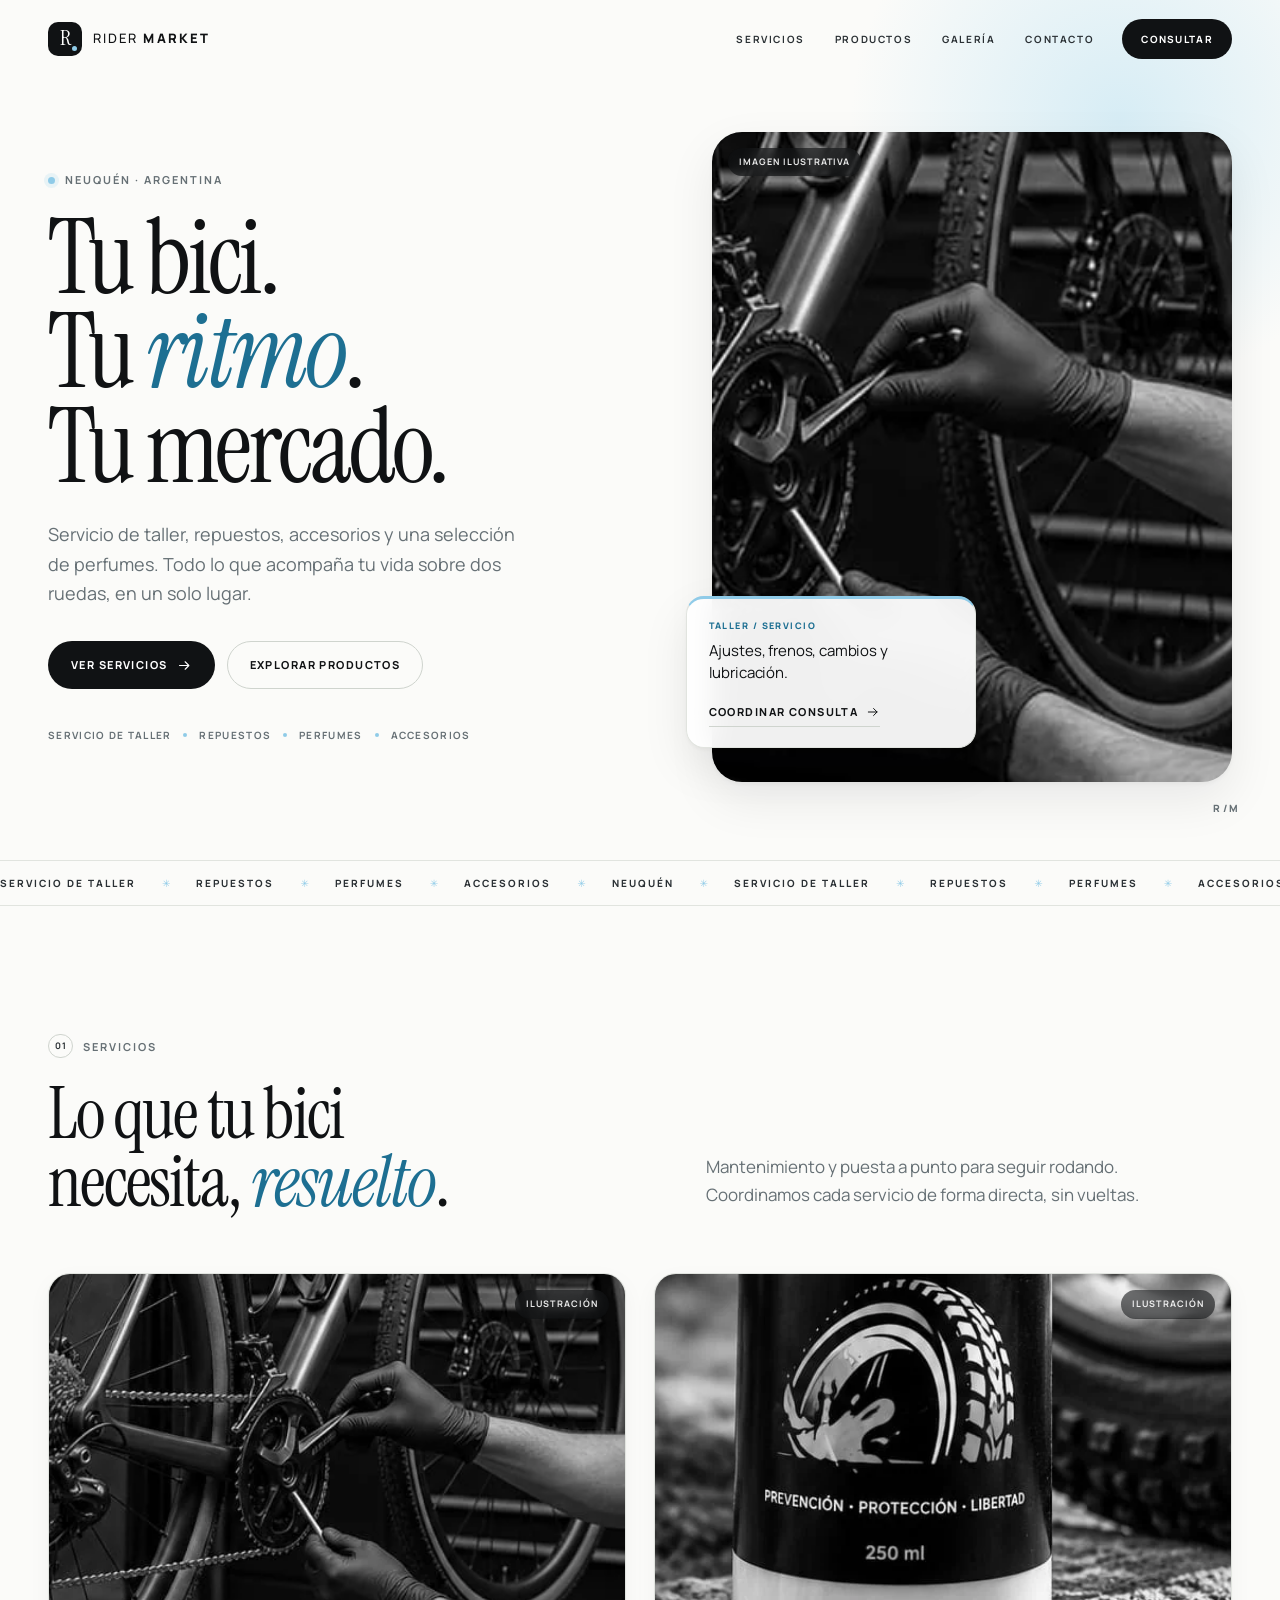
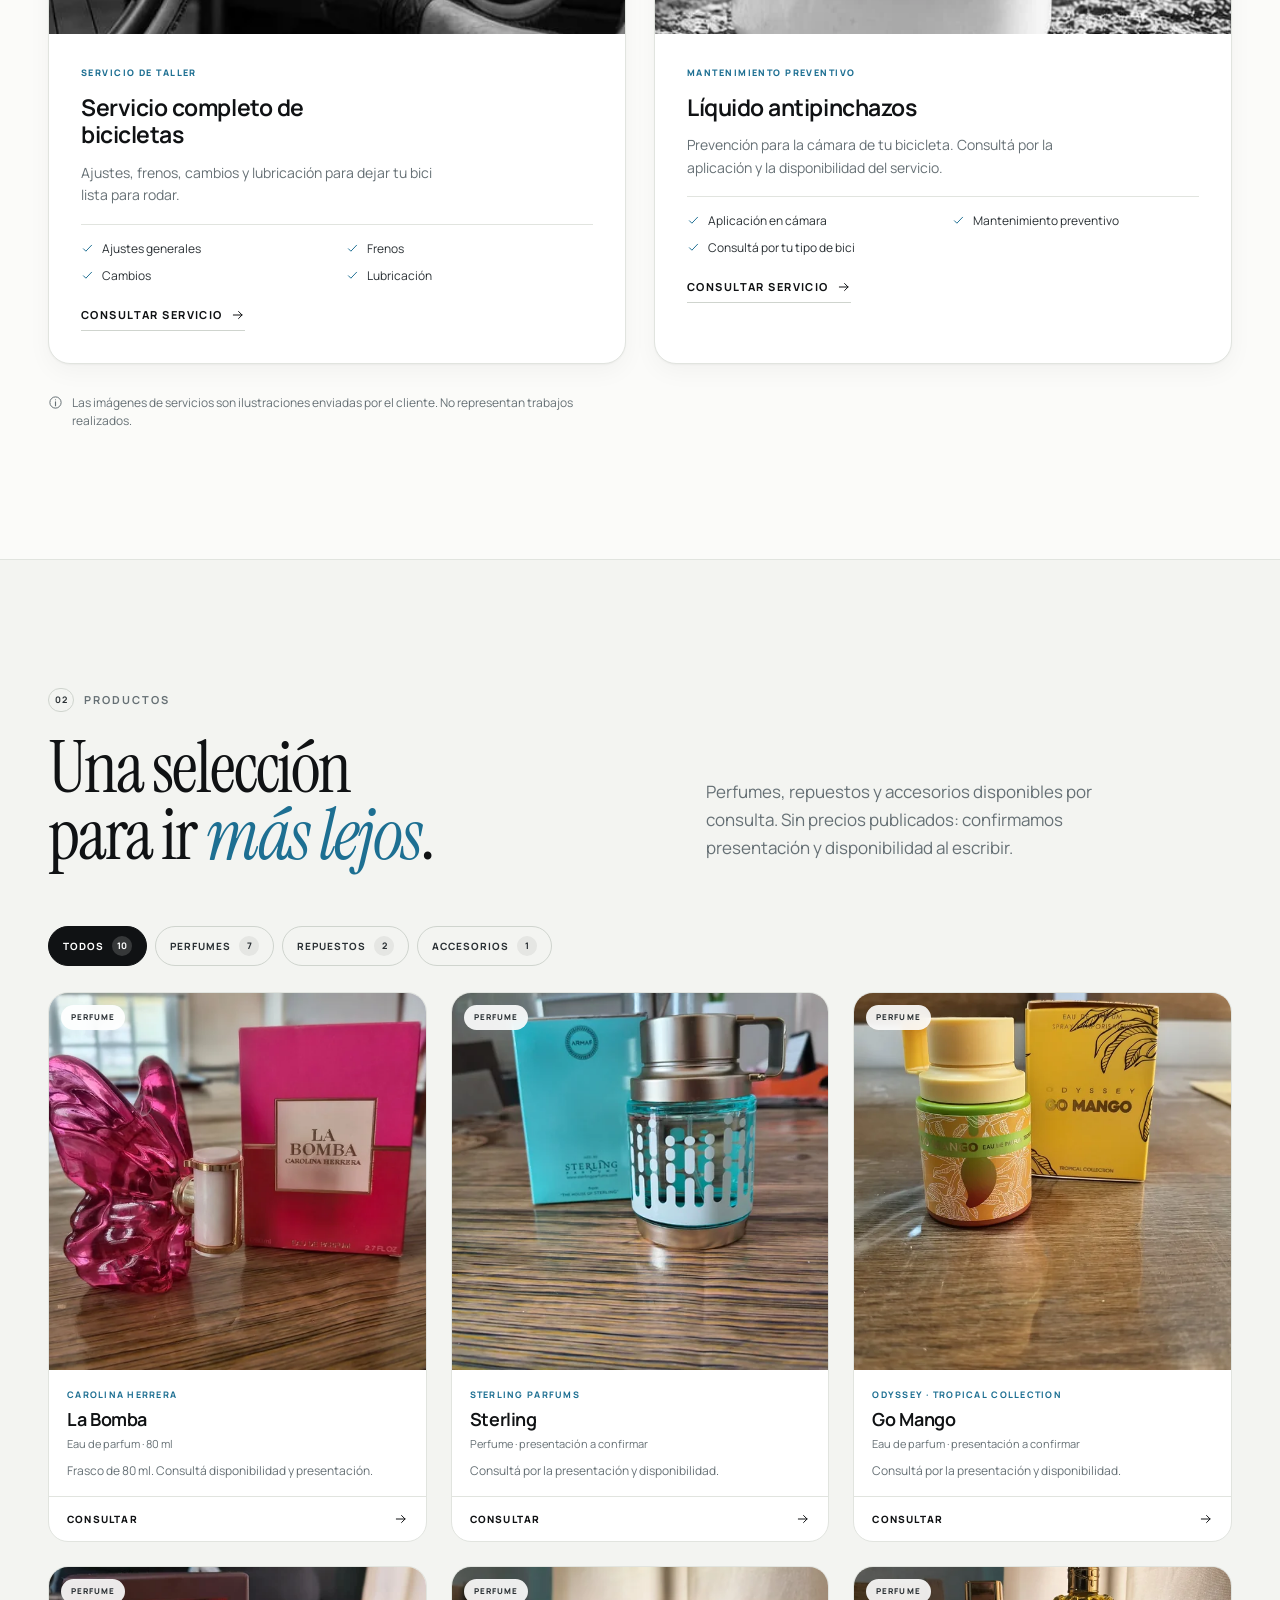
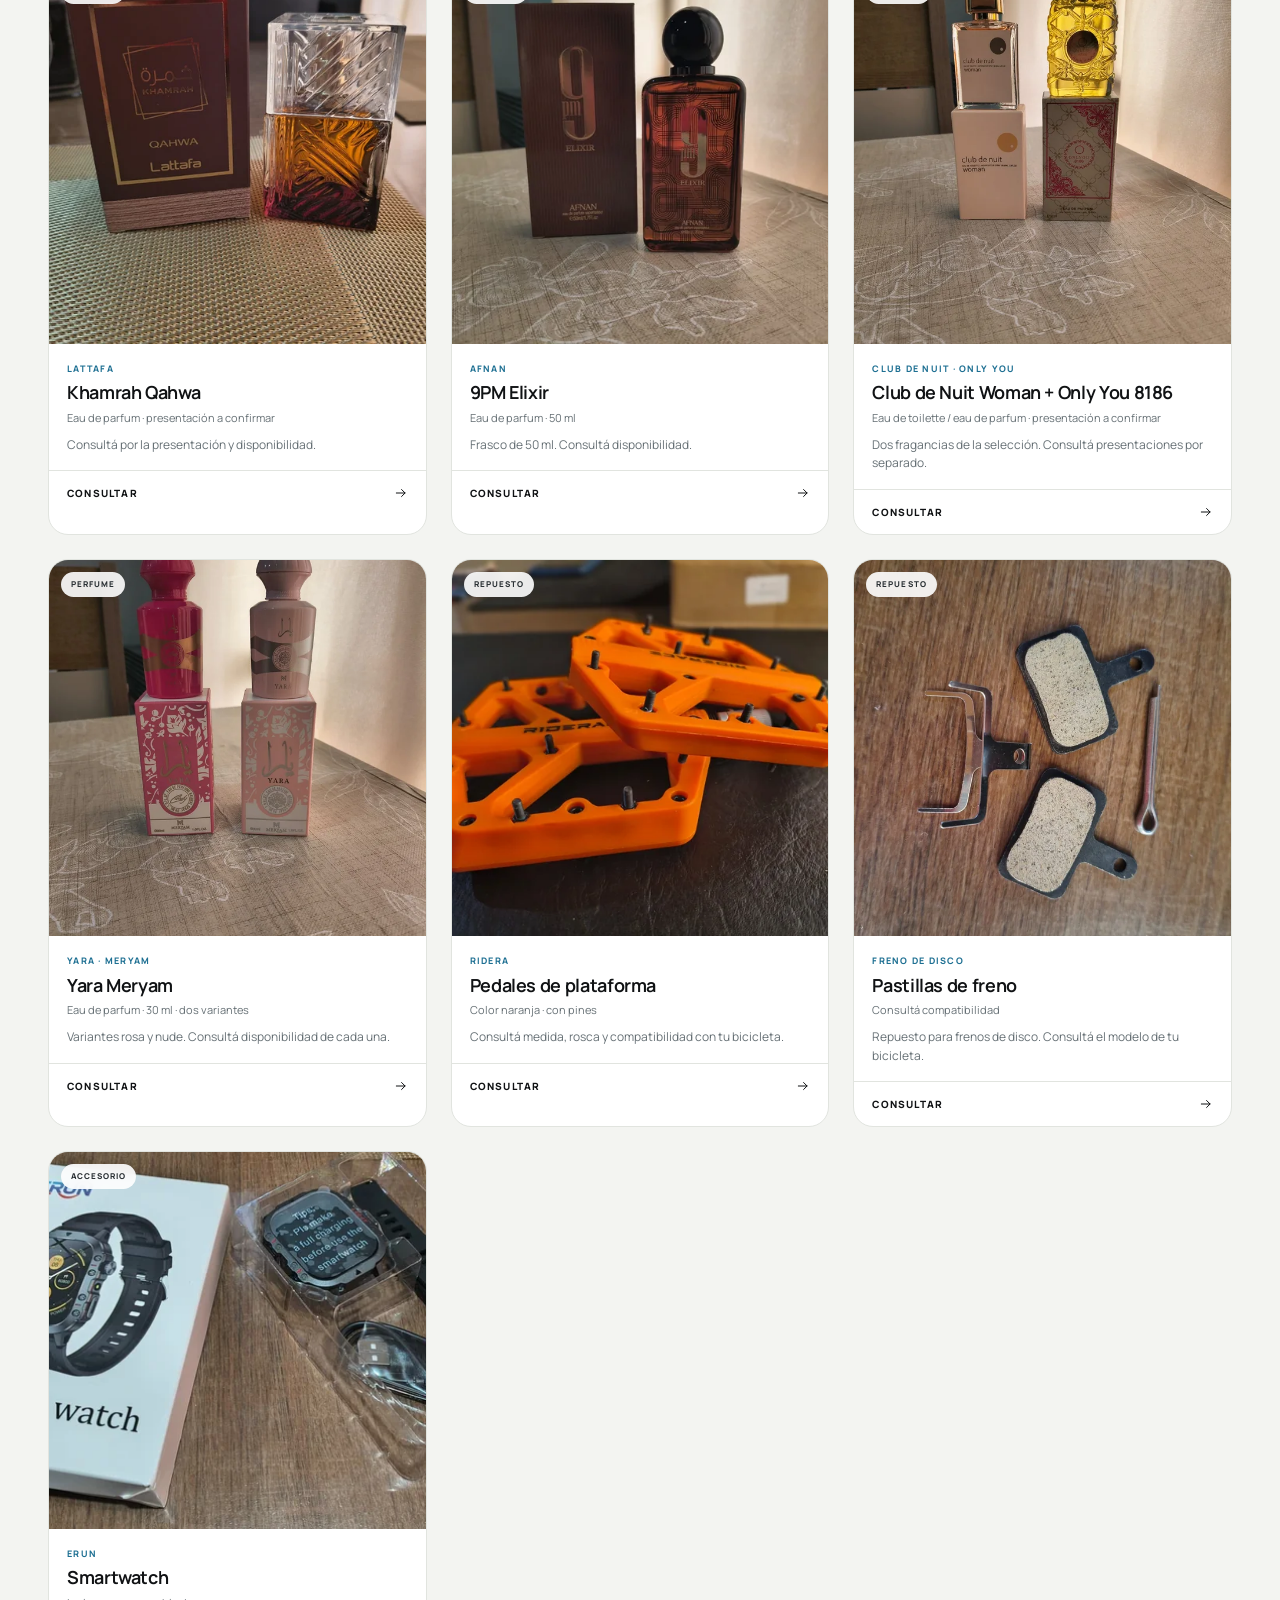
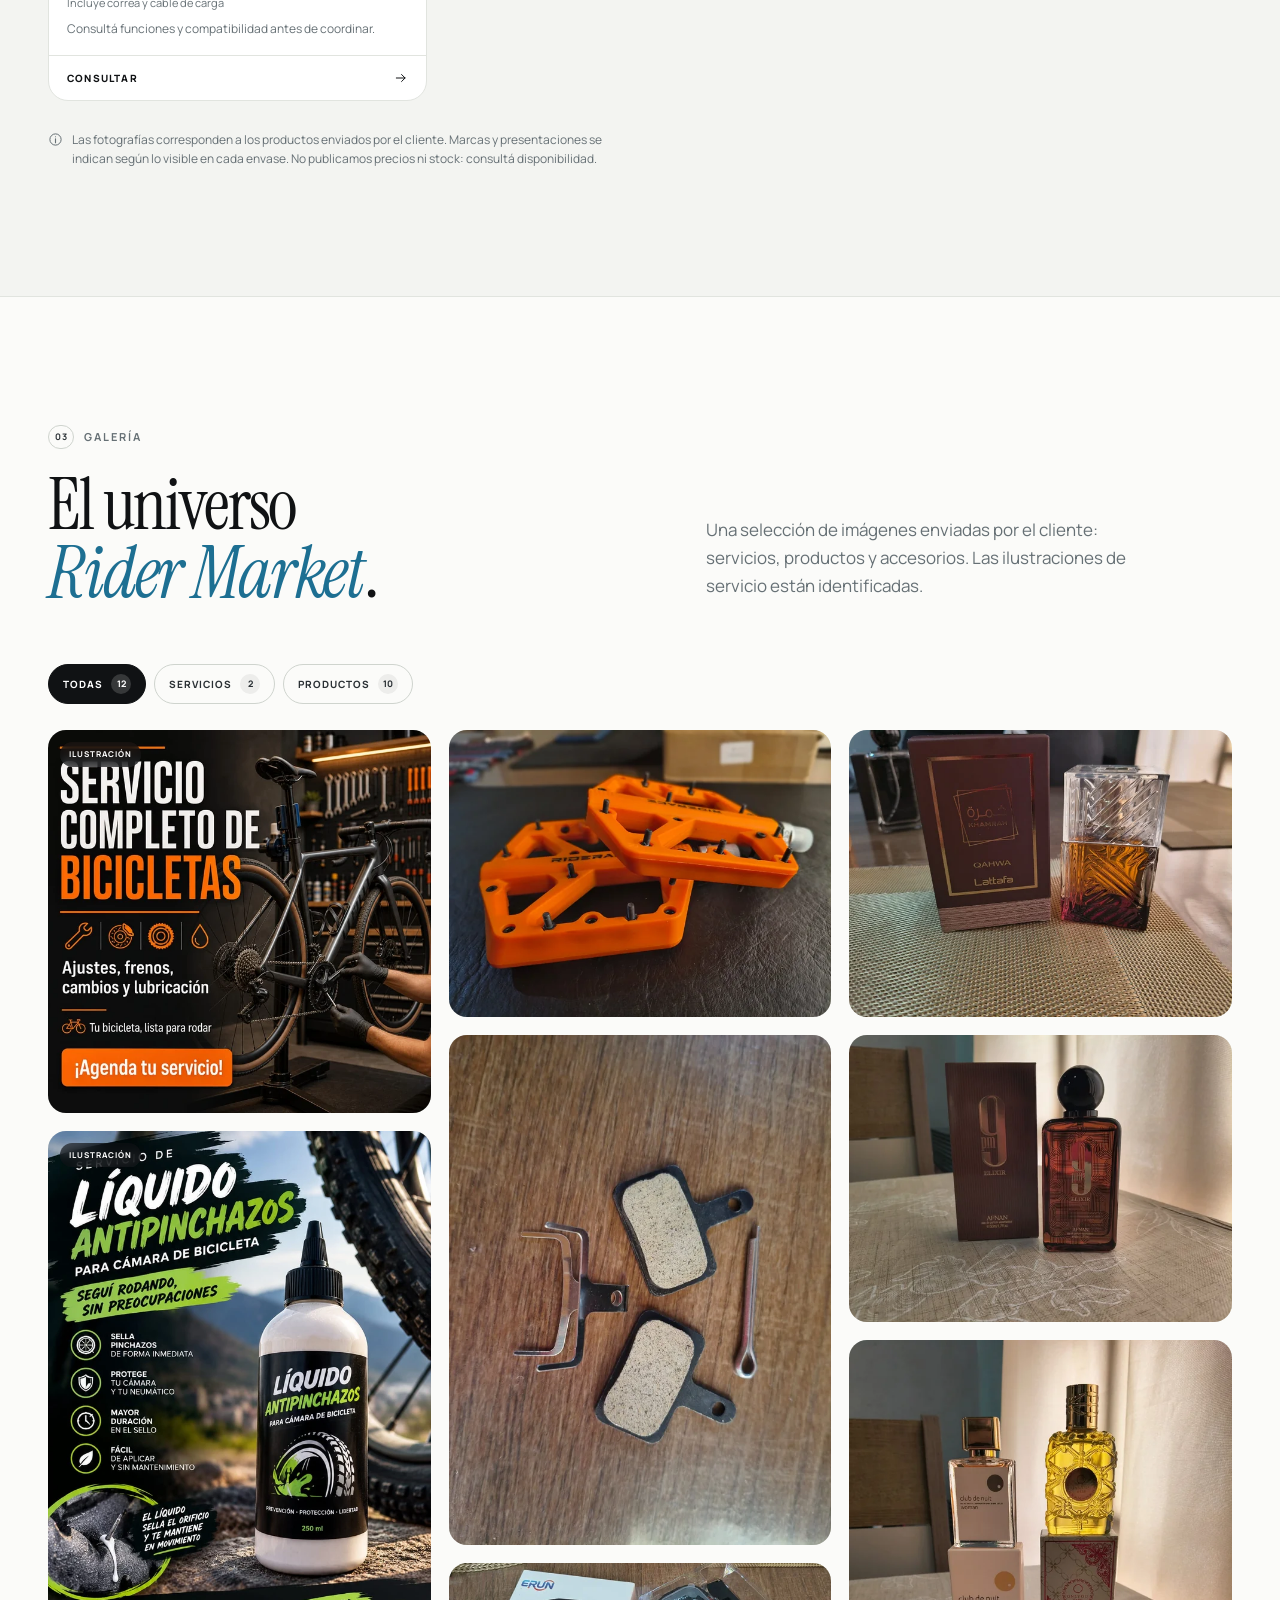
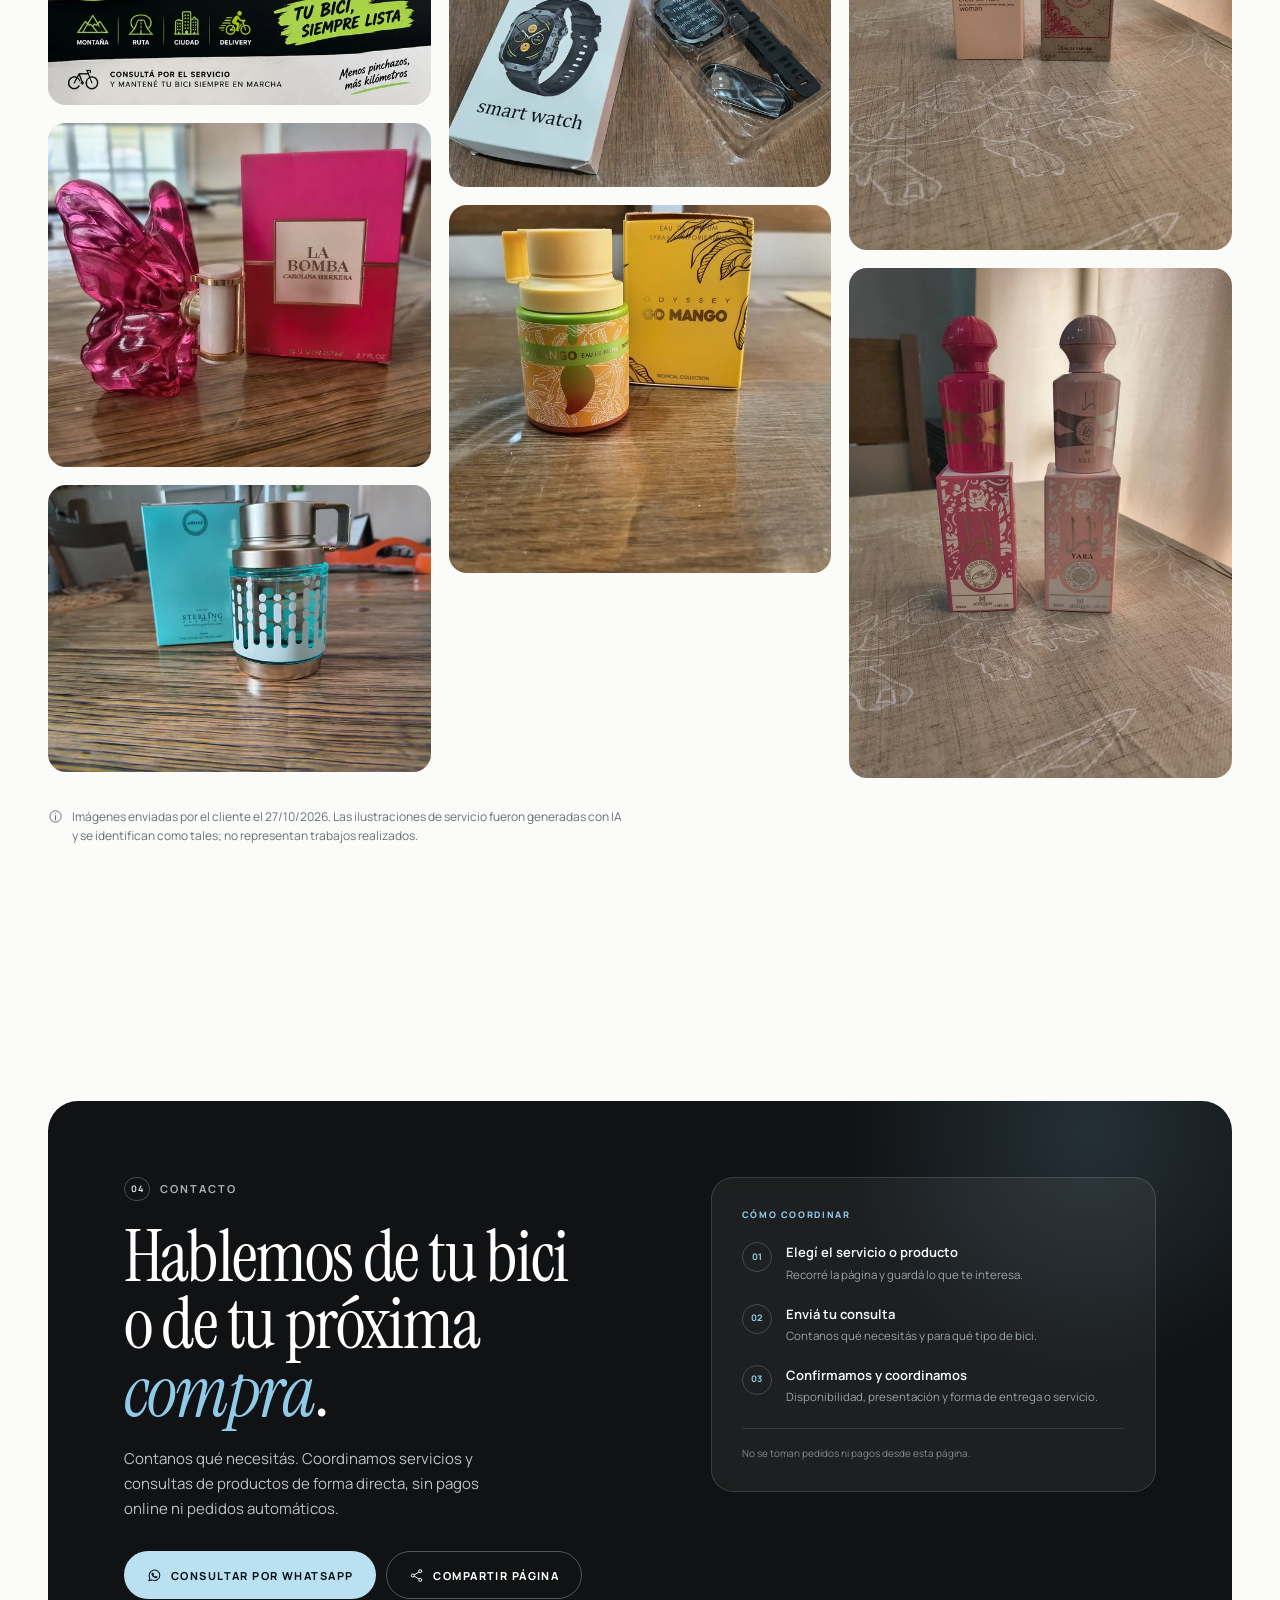
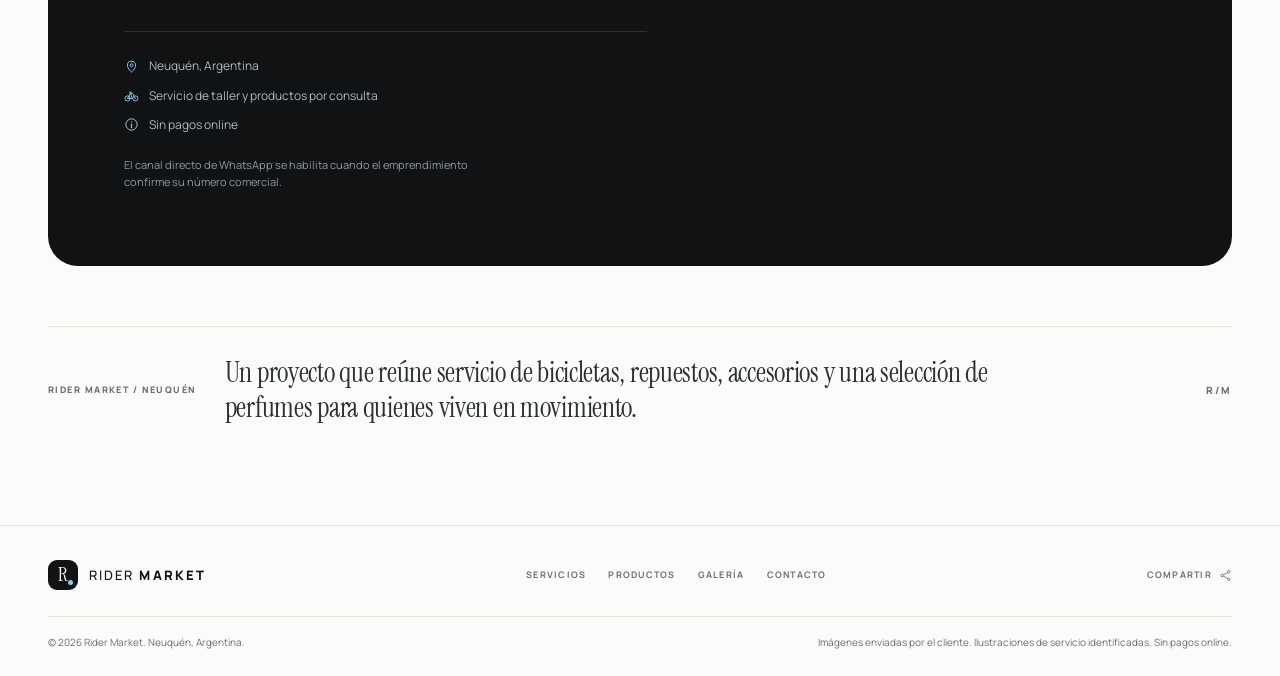
<file: public/index.html>
<!DOCTYPE html>
<html lang="es-AR">
<head>
  <meta charset="utf-8">
  <meta name="viewport" content="width=device-width, initial-scale=1, viewport-fit=cover">
  <meta name="theme-color" content="#fbfbf9">
  <meta name="color-scheme" content="light">
  <title>Rider Market | Servicio de bicicletas, repuestos y perfumes en Neuquén</title>
  <meta name="description" content="Rider Market: servicio de bicicletas, repuestos, accesorios y una selección de perfumes en Neuquén. Consultá disponibilidad y coordiná tu servicio de forma directa.">
  <link rel="canonical" href="https://bitflowapp.github.io/rider-market/">
  <meta name="robots" content="index,follow,max-image-preview:large">

  <meta property="og:type" content="website">
  <meta property="og:locale" content="es_AR">
  <meta property="og:site_name" content="Rider Market">
  <meta property="og:title" content="Rider Market | Tu bici. Tu ritmo. Tu mercado.">
  <meta property="og:description" content="Servicio de bicicletas, repuestos, accesorios y perfumes en Neuquén. Consultá disponibilidad y coordiná tu servicio.">
  <meta property="og:url" content="https://bitflowapp.github.io/rider-market/">
  <meta property="og:image" content="https://bitflowapp.github.io/rider-market/assets/img/og-rider-market.jpg">
  <meta property="og:image:width" content="1200">
  <meta property="og:image:height" content="630">
  <meta property="og:image:alt" content="Rider Market. Servicio, repuestos y perfumes. Neuquén, Argentina.">
  <meta name="twitter:card" content="summary_large_image">
  <meta name="twitter:title" content="Rider Market | Tu bici. Tu ritmo. Tu mercado.">
  <meta name="twitter:description" content="Servicio de bicicletas, repuestos, accesorios y perfumes en Neuquén.">
  <meta name="twitter:image" content="https://bitflowapp.github.io/rider-market/assets/img/og-rider-market.jpg">

  <link rel="icon" href="favicon.svg" type="image/svg+xml">
  <link rel="apple-touch-icon" href="assets/img/apple-touch-icon.png">
  <link rel="manifest" href="site.webmanifest">
  <link rel="preload" href="assets/fonts/manrope-latin.woff2" as="font" type="font/woff2" crossorigin>
  <link rel="preload" href="assets/fonts/instrument-serif-latin.woff2" as="font" type="font/woff2" crossorigin>
  <link rel="preload" href="assets/img/hero-taller-mobile-640.webp" as="image" type="image/webp" media="(max-width: 900px)" fetchpriority="high">
  <link rel="preload" href="assets/img/hero-taller-968.webp" as="image" type="image/webp" imagesrcset="assets/img/hero-taller-484.webp 484w, assets/img/hero-taller-968.webp 968w" imagesizes="46vw" media="(min-width: 901px)" fetchpriority="high">
  <link rel="stylesheet" href="styles.css">
  <script src="app.js" defer></script>

  <script type="application/ld+json">
  {
    "@context": "https://schema.org",
    "@graph": [
      {
        "@type": "Organization",
        "@id": "https://bitflowapp.github.io/rider-market/#organization",
        "name": "Rider Market",
        "url": "https://bitflowapp.github.io/rider-market/",
        "description": "Servicio de bicicletas, repuestos, accesorios y una selección de perfumes en Neuquén, Argentina.",
        "areaServed": {
          "@type": "AdministrativeArea",
          "name": "Neuquén, Argentina"
        },
        "knowsAbout": [
          "Mantenimiento de bicicletas",
          "Repuestos para bicicletas",
          "Accesorios para bicicletas",
          "Perfumes"
        ]
      },
      {
        "@type": "WebSite",
        "@id": "https://bitflowapp.github.io/rider-market/#website",
        "url": "https://bitflowapp.github.io/rider-market/",
        "name": "Rider Market",
        "inLanguage": "es-AR",
        "publisher": { "@id": "https://bitflowapp.github.io/rider-market/#organization" }
      }
    ]
  }
  </script>
</head>
<body data-whatsapp="" data-site-url="https://bitflowapp.github.io/rider-market/">
  <a class="skip-link" href="#contenido">Saltar al contenido</a>

  <svg class="svg-defs" aria-hidden="true" xmlns="http://www.w3.org/2000/svg">
    <symbol id="i-arrow" viewBox="0 0 24 24"><path d="M4 12h15m-6-6 6 6-6 6" fill="none" stroke="currentColor" stroke-width="1.7" stroke-linecap="round" stroke-linejoin="round"/></symbol>
    <symbol id="i-whatsapp" viewBox="0 0 24 24"><path d="M20.5 11.6a8.5 8.5 0 0 1-12.6 7.4L3 20.5l1.5-4.8a8.5 8.5 0 1 1 16-4.1Z" fill="none" stroke="currentColor" stroke-width="1.7" stroke-linejoin="round"/><path d="M8.4 7.9c.2-.5.4-.5.7-.5h.6c.2 0 .4 0 .6.5l.8 1.8c.1.2 0 .4-.1.6l-.6.7c-.1.2-.2.3 0 .6.5.9 1.2 1.6 2.1 2.1.3.2.4.1.6-.1l.7-.8c.2-.2.3-.2.6-.1l1.8.9c.3.1.5.2.5.4 0 .2 0 1.1-.5 1.6-.5.5-1.2.8-2 .8-.7 0-1.7-.2-3.1-1.1-1.7-1.1-2.9-2.8-3.4-3.8-.5-1-.6-1.8-.5-2.4.1-.5.3-.9.6-1.2Z" fill="currentColor"/></symbol>
    <symbol id="i-menu" viewBox="0 0 24 24"><path d="M4 7h16M4 12h16M4 17h16" fill="none" stroke="currentColor" stroke-width="1.7" stroke-linecap="round"/></symbol>
    <symbol id="i-close" viewBox="0 0 24 24"><path d="m5 5 14 14M19 5 5 19" fill="none" stroke="currentColor" stroke-width="1.7" stroke-linecap="round"/></symbol>
    <symbol id="i-share" viewBox="0 0 24 24"><circle cx="18" cy="5" r="2.4" fill="none" stroke="currentColor" stroke-width="1.6"/><circle cx="6" cy="12" r="2.4" fill="none" stroke="currentColor" stroke-width="1.6"/><circle cx="18" cy="19" r="2.4" fill="none" stroke="currentColor" stroke-width="1.6"/><path d="m8.2 10.9 7.6-4.4M8.2 13.1l7.6 4.4" fill="none" stroke="currentColor" stroke-width="1.6"/></symbol>
    <symbol id="i-copy" viewBox="0 0 24 24"><rect x="8" y="8" width="11" height="12" rx="2" fill="none" stroke="currentColor" stroke-width="1.6"/><path d="M16 8V6a2 2 0 0 0-2-2H6a2 2 0 0 0-2 2v9a2 2 0 0 0 2 2h2" fill="none" stroke="currentColor" stroke-width="1.6"/></symbol>
    <symbol id="i-chevron" viewBox="0 0 24 24"><path d="m9 5 7 7-7 7" fill="none" stroke="currentColor" stroke-width="1.7" stroke-linecap="round" stroke-linejoin="round"/></symbol>
    <symbol id="i-pin" viewBox="0 0 24 24"><path d="M12 21s6.5-5.6 6.5-11A6.5 6.5 0 0 0 5.5 10c0 5.4 6.5 11 6.5 11Z" fill="none" stroke="currentColor" stroke-width="1.6"/><circle cx="12" cy="10" r="2.3" fill="none" stroke="currentColor" stroke-width="1.6"/></symbol>
    <symbol id="i-check" viewBox="0 0 24 24"><path d="m4.5 12.5 4.5 4.5 10.5-11" fill="none" stroke="currentColor" stroke-width="1.8" stroke-linecap="round" stroke-linejoin="round"/></symbol>
    <symbol id="i-info" viewBox="0 0 24 24"><circle cx="12" cy="12" r="9" fill="none" stroke="currentColor" stroke-width="1.6"/><path d="M12 11v6M12 7.5v.1" fill="none" stroke="currentColor" stroke-width="1.8" stroke-linecap="round"/></symbol>
    <symbol id="i-bike" viewBox="0 0 24 24"><circle cx="5.7" cy="16.7" r="4.1" fill="none" stroke="currentColor" stroke-width="1.5"/><circle cx="18.2" cy="16.7" r="4.1" fill="none" stroke="currentColor" stroke-width="1.5"/><path d="m5.7 16.7 4.4-8h3.7l4.4 8m-12.5 0h7.5l-3.1-8m-1.6-2h3.3" fill="none" stroke="currentColor" stroke-width="1.5" stroke-linejoin="round" stroke-linecap="round"/></symbol>
    <symbol id="i-wrench" viewBox="0 0 24 24"><path d="M14.7 6.3a4.2 4.2 0 0 0-5.4 5.4L4 17l3 3 5.3-5.3a4.2 4.2 0 0 0 5.4-5.4l-2.6 2.6-2.9-2.9 2.5-2.7Z" fill="none" stroke="currentColor" stroke-width="1.5" stroke-linejoin="round"/></symbol>
  </svg>

  <header class="site-header" id="header">
    <div class="container header-inner">
      <a class="brand" href="#inicio" aria-label="R Rider Market, ir al inicio">
        <span class="brand-mark" aria-hidden="true">R<span></span></span>
        <span class="brand-name">RIDER <b>MARKET</b></span>
      </a>

      <nav class="desktop-nav" aria-label="Navegación principal">
        <a href="#servicios">Servicios</a>
        <a href="#productos">Productos</a>
        <a href="#galeria">Galería</a>
        <a href="#contacto">Contacto</a>
      </nav>

      <div class="header-actions">
        <a class="btn btn--dark btn--small" href="#contacto">Consultar</a>
        <button class="icon-btn menu-btn" type="button" aria-label="Abrir menú" aria-controls="menu-dialog" aria-expanded="false" data-menu-open>
          <svg aria-hidden="true"><use href="#i-menu"/></svg>
        </button>
      </div>
    </div>
  </header>

  <main id="contenido">
    <!-- INICIO -->
    <section class="hero" id="inicio" aria-labelledby="hero-title">
      <div class="hero-glow" aria-hidden="true"></div>
      <div class="container hero-grid">
        <div class="hero-copy">
          <p class="eyebrow"><span class="eyebrow-dot" aria-hidden="true"></span> Neuquén · Argentina</p>
          <h1 id="hero-title">Tu bici.<br>Tu <em>ritmo</em>.<br>Tu mercado.</h1>
          <p class="hero-lead">Servicio de taller, repuestos, accesorios y una selección de perfumes. Todo lo que acompaña tu vida sobre dos ruedas, en un solo lugar.</p>
          <div class="hero-actions">
            <a class="btn btn--dark" href="#servicios">Ver servicios <svg aria-hidden="true"><use href="#i-arrow"/></svg></a>
            <a class="btn btn--ghost" href="#productos">Explorar productos</a>
          </div>
          <ul class="hero-meta" aria-label="Rubros de Rider Market">
            <li>Servicio de taller</li>
            <li>Repuestos</li>
            <li>Perfumes</li>
            <li>Accesorios</li>
          </ul>
        </div>

        <div class="hero-visual">
          <figure class="hero-frame">
            <picture>
              <source media="(max-width: 900px)" srcset="assets/img/hero-taller-mobile-640.webp">
              <img src="assets/img/hero-taller-968.webp"
                   srcset="assets/img/hero-taller-484.webp 484w, assets/img/hero-taller-968.webp 968w"
                   sizes="46vw"
                   width="968" height="1208"
                   alt="Detalle de una bicicleta en un soporte de taller, con un mecánico ajustando la transmisión. Ilustración de servicio."
                   fetchpriority="high" decoding="sync">
            </picture>
            <figcaption class="media-badge">Imagen ilustrativa</figcaption>
          </figure>
          <aside class="hero-card" aria-label="Servicio de taller">
            <p class="hero-card-kicker">Taller / Servicio</p>
            <p class="hero-card-text">Ajustes, frenos, cambios y lubricación.</p>
            <a class="text-link" href="#contacto">Coordinar consulta <svg aria-hidden="true"><use href="#i-arrow"/></svg></a>
          </aside>
          <span class="hero-index" aria-hidden="true">R/M</span>
        </div>
      </div>
    </section>

    <div class="marquee" aria-hidden="true">
      <div class="marquee-track">
        <span>Servicio de taller</span><i>✳</i><span>Repuestos</span><i>✳</i><span>Perfumes</span><i>✳</i><span>Accesorios</span><i>✳</i><span>Neuquén</span><i>✳</i>
        <span>Servicio de taller</span><i>✳</i><span>Repuestos</span><i>✳</i><span>Perfumes</span><i>✳</i><span>Accesorios</span><i>✳</i><span>Neuquén</span><i>✳</i>
      </div>
    </div>

    <!-- SERVICIOS -->
    <section class="section" id="servicios" aria-labelledby="servicios-title">
      <div class="container">
        <div class="section-head">
          <div>
            <p class="eyebrow"><span class="eyebrow-num">01</span> Servicios</p>
            <h2 id="servicios-title">Lo que tu bici<br>necesita, <em>resuelto</em>.</h2>
          </div>
          <p class="section-intro">Mantenimiento y puesta a punto para seguir rodando. Coordinamos cada servicio de forma directa, sin vueltas.</p>
        </div>

        <div class="services-grid">
          <article class="service-card reveal">
            <div class="service-media">
              <img src="assets/img/servicio-taller-detalle-484.webp"
                   srcset="assets/img/servicio-taller-detalle-384.webp 384w, assets/img/servicio-taller-detalle-484.webp 484w"
                   sizes="(max-width: 760px) 100vw, 46vw"
                   width="484" height="302" loading="lazy" decoding="async"
                   alt="Detalle de una bicicleta en un soporte de taller, con un mecánico ajustando la transmisión. Ilustración.">
              <span class="media-badge">Ilustración</span>
            </div>
            <div class="service-body">
              <p class="card-kicker">Servicio de taller</p>
              <h3>Servicio completo de bicicletas</h3>
              <p>Ajustes, frenos, cambios y lubricación para dejar tu bici lista para rodar.</p>
              <ul class="check-list">
                <li><svg aria-hidden="true"><use href="#i-check"/></svg> Ajustes generales</li>
                <li><svg aria-hidden="true"><use href="#i-check"/></svg> Frenos</li>
                <li><svg aria-hidden="true"><use href="#i-check"/></svg> Cambios</li>
                <li><svg aria-hidden="true"><use href="#i-check"/></svg> Lubricación</li>
              </ul>
              <button class="text-link text-link--button" type="button" data-consult="Servicio completo de bicicletas">Consultar servicio <svg aria-hidden="true"><use href="#i-arrow"/></svg></button>
            </div>
          </article>

          <article class="service-card reveal">
            <div class="service-media">
              <img src="assets/img/servicio-antipinchazos-detalle-544.webp"
                   srcset="assets/img/servicio-antipinchazos-detalle-384.webp 384w, assets/img/servicio-antipinchazos-detalle-544.webp 544w"
                   sizes="(max-width: 760px) 100vw, 46vw"
                   width="544" height="340" loading="lazy" decoding="async"
                   alt="Detalle de una botella de líquido antipinchazos junto a una cubierta de bicicleta. Ilustración.">
              <span class="media-badge">Ilustración</span>
            </div>
            <div class="service-body">
              <p class="card-kicker">Mantenimiento preventivo</p>
              <h3>Líquido antipinchazos</h3>
              <p>Prevención para la cámara de tu bicicleta. Consultá por la aplicación y la disponibilidad del servicio.</p>
              <ul class="check-list">
                <li><svg aria-hidden="true"><use href="#i-check"/></svg> Aplicación en cámara</li>
                <li><svg aria-hidden="true"><use href="#i-check"/></svg> Mantenimiento preventivo</li>
                <li><svg aria-hidden="true"><use href="#i-check"/></svg> Consultá por tu tipo de bici</li>
              </ul>
              <button class="text-link text-link--button" type="button" data-consult="Servicio de líquido antipinchazos">Consultar servicio <svg aria-hidden="true"><use href="#i-arrow"/></svg></button>
            </div>
          </article>
        </div>

        <p class="section-note"><svg aria-hidden="true"><use href="#i-info"/></svg> Las imágenes de servicios son ilustraciones enviadas por el cliente. No representan trabajos realizados.</p>
      </div>
    </section>

    <!-- PRODUCTOS -->
    <section class="section section--tint" id="productos" aria-labelledby="productos-title">
      <div class="container">
        <div class="section-head">
          <div>
            <p class="eyebrow"><span class="eyebrow-num">02</span> Productos</p>
            <h2 id="productos-title">Una selección<br>para ir <em>más lejos</em>.</h2>
          </div>
          <p class="section-intro">Perfumes, repuestos y accesorios disponibles por consulta. Sin precios publicados: confirmamos presentación y disponibilidad al escribir.</p>
        </div>

        <div class="filter-bar" role="group" aria-label="Filtrar productos por categoría">
          <button class="chip is-active" type="button" data-product-filter="Todos" aria-pressed="true">Todos <span>10</span></button>
          <button class="chip" type="button" data-product-filter="Perfumes" aria-pressed="false">Perfumes <span>7</span></button>
          <button class="chip" type="button" data-product-filter="Repuestos" aria-pressed="false">Repuestos <span>2</span></button>
          <button class="chip" type="button" data-product-filter="Accesorios" aria-pressed="false">Accesorios <span>1</span></button>
        </div>

        <p class="sr-only" id="product-count" aria-live="polite">10 productos</p>

        <div class="products-grid" id="products-grid">
          <article class="product-card reveal" data-category="Perfumes">
            <div class="product-media">
              <img src="assets/img/perfume-la-bomba-640.webp" srcset="assets/img/perfume-la-bomba-640.webp 640w, assets/img/perfume-la-bomba-1000.webp 1000w" sizes="(max-width: 560px) 92vw, (max-width: 1000px) 44vw, 30vw" width="1000" height="900" loading="lazy" decoding="async" alt="Frasco rosa de La Bomba de Carolina Herrera junto a su caja.">
              <span class="product-tag">Perfume</span>
            </div>
            <div class="product-body">
              <p class="product-brand">Carolina Herrera</p>
              <h3>La Bomba</h3>
              <p class="product-meta">Eau de parfum · 80 ml</p>
              <p class="product-desc">Frasco de 80 ml. Consultá disponibilidad y presentación.</p>
              <button class="product-cta" type="button" data-consult="Perfume La Bomba de Carolina Herrera">Consultar <svg aria-hidden="true"><use href="#i-arrow"/></svg></button>
            </div>
          </article>

          <article class="product-card reveal" data-category="Perfumes">
            <div class="product-media">
              <img src="assets/img/perfume-sterling-640.webp" srcset="assets/img/perfume-sterling-640.webp 640w, assets/img/perfume-sterling-1000.webp 1000w" sizes="(max-width: 560px) 92vw, (max-width: 1000px) 44vw, 30vw" width="1000" height="750" loading="lazy" decoding="async" alt="Frasco turquesa y caja de Sterling Parfums sobre una mesa de madera.">
              <span class="product-tag">Perfume</span>
            </div>
            <div class="product-body">
              <p class="product-brand">Sterling Parfums</p>
              <h3>Sterling</h3>
              <p class="product-meta">Perfume · presentación a confirmar</p>
              <p class="product-desc">Consultá por la presentación y disponibilidad.</p>
              <button class="product-cta" type="button" data-consult="Perfume Sterling de Sterling Parfums">Consultar <svg aria-hidden="true"><use href="#i-arrow"/></svg></button>
            </div>
          </article>

          <article class="product-card reveal" data-category="Perfumes">
            <div class="product-media">
              <img src="assets/img/perfume-go-mango-640.webp" srcset="assets/img/perfume-go-mango-640.webp 640w, assets/img/perfume-go-mango-1000.webp 1000w" sizes="(max-width: 560px) 92vw, (max-width: 1000px) 44vw, 30vw" width="1000" height="962" loading="lazy" decoding="async" alt="Frasco y caja amarilla de Odyssey Go Mango, Tropical Collection.">
              <span class="product-tag">Perfume</span>
            </div>
            <div class="product-body">
              <p class="product-brand">Odyssey · Tropical Collection</p>
              <h3>Go Mango</h3>
              <p class="product-meta">Eau de parfum · presentación a confirmar</p>
              <p class="product-desc">Consultá por la presentación y disponibilidad.</p>
              <button class="product-cta" type="button" data-consult="Perfume Odyssey Go Mango">Consultar <svg aria-hidden="true"><use href="#i-arrow"/></svg></button>
            </div>
          </article>

          <article class="product-card reveal" data-category="Perfumes">
            <div class="product-media">
              <img src="assets/img/perfume-khamrah-qahwa-640.webp" srcset="assets/img/perfume-khamrah-qahwa-640.webp 640w, assets/img/perfume-khamrah-qahwa-1000.webp 1000w" sizes="(max-width: 560px) 92vw, (max-width: 1000px) 44vw, 30vw" width="1000" height="750" loading="lazy" decoding="async" alt="Caja bordó y frasco ámbar de Khamrah Qahwa de Lattafa.">
              <span class="product-tag">Perfume</span>
            </div>
            <div class="product-body">
              <p class="product-brand">Lattafa</p>
              <h3>Khamrah Qahwa</h3>
              <p class="product-meta">Eau de parfum · presentación a confirmar</p>
              <p class="product-desc">Consultá por la presentación y disponibilidad.</p>
              <button class="product-cta" type="button" data-consult="Perfume Khamrah Qahwa de Lattafa">Consultar <svg aria-hidden="true"><use href="#i-arrow"/></svg></button>
            </div>
          </article>

          <article class="product-card reveal" data-category="Perfumes">
            <div class="product-media">
              <img src="assets/img/perfume-9pm-elixir-640.webp" srcset="assets/img/perfume-9pm-elixir-640.webp 640w, assets/img/perfume-9pm-elixir-1000.webp 1000w" sizes="(max-width: 560px) 92vw, (max-width: 1000px) 44vw, 30vw" width="1000" height="750" loading="lazy" decoding="async" alt="Caja marrón y frasco ámbar de 9PM Elixir de Afnan.">
              <span class="product-tag">Perfume</span>
            </div>
            <div class="product-body">
              <p class="product-brand">Afnan</p>
              <h3>9PM Elixir</h3>
              <p class="product-meta">Eau de parfum · 50 ml</p>
              <p class="product-desc">Frasco de 50 ml. Consultá disponibilidad.</p>
              <button class="product-cta" type="button" data-consult="Perfume 9PM Elixir de Afnan">Consultar <svg aria-hidden="true"><use href="#i-arrow"/></svg></button>
            </div>
          </article>

          <article class="product-card reveal" data-category="Perfumes">
            <div class="product-media">
              <img src="assets/img/perfumes-club-only-640.webp" srcset="assets/img/perfumes-club-only-640.webp 640w, assets/img/perfumes-club-only-1000.webp 1000w" sizes="(max-width: 560px) 92vw, (max-width: 1000px) 44vw, 30vw" width="1000" height="1333" loading="lazy" decoding="async" alt="Frascos y cajas de Club de Nuit Woman y Only You 8186 sobre una mesa.">
              <span class="product-tag">Perfume</span>
            </div>
            <div class="product-body">
              <p class="product-brand">Club de Nuit · Only You</p>
              <h3>Club de Nuit Woman + Only You 8186</h3>
              <p class="product-meta">Eau de toilette / eau de parfum · presentación a confirmar</p>
              <p class="product-desc">Dos fragancias de la selección. Consultá presentaciones por separado.</p>
              <button class="product-cta" type="button" data-consult="Perfumes Club de Nuit Woman y Only You 8186">Consultar <svg aria-hidden="true"><use href="#i-arrow"/></svg></button>
            </div>
          </article>

          <article class="product-card reveal" data-category="Perfumes">
            <div class="product-media">
              <img src="assets/img/perfumes-yara-640.webp" srcset="assets/img/perfumes-yara-640.webp 640w, assets/img/perfumes-yara-1000.webp 1000w" sizes="(max-width: 560px) 92vw, (max-width: 1000px) 44vw, 30vw" width="1000" height="1333" loading="lazy" decoding="async" alt="Dos frascos y cajas de Yara Meryam, en variante rosa y nude.">
              <span class="product-tag">Perfume</span>
            </div>
            <div class="product-body">
              <p class="product-brand">Yara · Meryam</p>
              <h3>Yara Meryam</h3>
              <p class="product-meta">Eau de parfum · 30 ml · dos variantes</p>
              <p class="product-desc">Variantes rosa y nude. Consultá disponibilidad de cada una.</p>
              <button class="product-cta" type="button" data-consult="Perfume Yara Meryam">Consultar <svg aria-hidden="true"><use href="#i-arrow"/></svg></button>
            </div>
          </article>

          <article class="product-card reveal" data-category="Repuestos">
            <div class="product-media">
              <img src="assets/img/pedales-ridera-640.webp" srcset="assets/img/pedales-ridera-640.webp 640w, assets/img/pedales-ridera-1000.webp 1000w" sizes="(max-width: 560px) 92vw, (max-width: 1000px) 44vw, 30vw" width="1000" height="750" loading="lazy" decoding="async" alt="Par de pedales de plataforma RIDERA color naranja con pines.">
              <span class="product-tag">Repuesto</span>
            </div>
            <div class="product-body">
              <p class="product-brand">RIDERA</p>
              <h3>Pedales de plataforma</h3>
              <p class="product-meta">Color naranja · con pines</p>
              <p class="product-desc">Consultá medida, rosca y compatibilidad con tu bicicleta.</p>
              <button class="product-cta" type="button" data-consult="Pedales RIDERA de plataforma">Consultar <svg aria-hidden="true"><use href="#i-arrow"/></svg></button>
            </div>
          </article>

          <article class="product-card reveal" data-category="Repuestos">
            <div class="product-media">
              <img src="assets/img/pastillas-freno-640.webp" srcset="assets/img/pastillas-freno-640.webp 640w, assets/img/pastillas-freno-1000.webp 1000w" sizes="(max-width: 560px) 92vw, (max-width: 1000px) 44vw, 30vw" width="1000" height="1333" loading="lazy" decoding="async" alt="Pastillas de freno de disco con su resorte y pasador.">
              <span class="product-tag">Repuesto</span>
            </div>
            <div class="product-body">
              <p class="product-brand">Freno de disco</p>
              <h3>Pastillas de freno</h3>
              <p class="product-meta">Consultá compatibilidad</p>
              <p class="product-desc">Repuesto para frenos de disco. Consultá el modelo de tu bicicleta.</p>
              <button class="product-cta" type="button" data-consult="Pastillas de freno de disco">Consultar <svg aria-hidden="true"><use href="#i-arrow"/></svg></button>
            </div>
          </article>

          <article class="product-card reveal" data-category="Accesorios">
            <div class="product-media">
              <img src="assets/img/smartwatch-erun-640.webp" srcset="assets/img/smartwatch-erun-640.webp 640w, assets/img/smartwatch-erun-1000.webp 1000w" sizes="(max-width: 560px) 92vw, (max-width: 1000px) 44vw, 30vw" width="1000" height="584" loading="lazy" decoding="async" alt="Caja, reloj inteligente ERUN y cable de carga sobre una mesa.">
              <span class="product-tag">Accesorio</span>
            </div>
            <div class="product-body">
              <p class="product-brand">ERUN</p>
              <h3>Smartwatch</h3>
              <p class="product-meta">Incluye correa y cable de carga</p>
              <p class="product-desc">Consultá funciones y compatibilidad antes de coordinar.</p>
              <button class="product-cta" type="button" data-consult="Smartwatch ERUN">Consultar <svg aria-hidden="true"><use href="#i-arrow"/></svg></button>
            </div>
          </article>
        </div>

        <p class="section-note"><svg aria-hidden="true"><use href="#i-info"/></svg> Las fotografías corresponden a los productos enviados por el cliente. Marcas y presentaciones se indican según lo visible en cada envase. No publicamos precios ni stock: consultá disponibilidad.</p>
      </div>
    </section>

    <!-- GALERÍA -->
    <section class="section" id="galeria" aria-labelledby="galeria-title">
      <div class="container">
        <div class="section-head">
          <div>
            <p class="eyebrow"><span class="eyebrow-num">03</span> Galería</p>
            <h2 id="galeria-title">El universo<br><em>Rider Market</em>.</h2>
          </div>
          <p class="section-intro">Una selección de imágenes enviadas por el cliente: servicios, productos y accesorios. Las ilustraciones de servicio están identificadas.</p>
        </div>

        <div class="filter-bar" role="group" aria-label="Filtrar galería">
          <button class="chip is-active" type="button" data-gallery-filter="Todas" aria-pressed="true">Todas <span>12</span></button>
          <button class="chip" type="button" data-gallery-filter="Servicios" aria-pressed="false">Servicios <span>2</span></button>
          <button class="chip" type="button" data-gallery-filter="Productos" aria-pressed="false">Productos <span>10</span></button>
        </div>

        <div class="gallery-grid" id="gallery-grid">
          <figure class="gallery-item" data-gallery-category="Servicios" data-caption="Servicio completo de bicicletas — ajustes, frenos, cambios y lubricación." data-type="Ilustración">
            <button type="button" class="gallery-btn">
              <img src="assets/img/servicio-bicicletas-640.webp" srcset="assets/img/servicio-bicicletas-640.webp 640w, assets/img/servicio-bicicletas-1000.webp 1000w" sizes="(max-width: 640px) 46vw, 30vw" width="1000" height="1000" loading="eager" decoding="async" alt="">
              <span class="gallery-badge">Ilustración</span>
              <span class="gallery-caption"><strong>Servicio completo</strong><span>Taller · ajustes y puesta a punto</span></span>
            </button>
          </figure>

          <figure class="gallery-item" data-gallery-category="Servicios" data-caption="Líquido antipinchazos — prevención para la cámara de la bicicleta." data-type="Ilustración">
            <button type="button" class="gallery-btn">
              <img src="assets/img/servicio-antipinchazos-640.webp" srcset="assets/img/servicio-antipinchazos-640.webp 640w, assets/img/servicio-antipinchazos-1000.webp 1000w" sizes="(max-width: 640px) 46vw, 30vw" width="1000" height="1500" loading="eager" decoding="async" alt="">
              <span class="gallery-badge">Ilustración</span>
              <span class="gallery-caption"><strong>Líquido antipinchazos</strong><span>Mantenimiento preventivo</span></span>
            </button>
          </figure>

          <figure class="gallery-item" data-gallery-category="Productos" data-caption="La Bomba · Carolina Herrera — eau de parfum, 80 ml." data-type="Producto">
            <button type="button" class="gallery-btn">
              <img src="assets/img/perfume-la-bomba-640.webp" srcset="assets/img/perfume-la-bomba-640.webp 640w, assets/img/perfume-la-bomba-1000.webp 1000w" sizes="(max-width: 640px) 46vw, 30vw" width="1000" height="900" loading="lazy" decoding="async" alt="">
              <span class="gallery-caption"><strong>La Bomba</strong><span>Carolina Herrera · 80 ml</span></span>
            </button>
          </figure>

          <figure class="gallery-item" data-gallery-category="Productos" data-caption="Sterling · Sterling Parfums — presentación a confirmar." data-type="Producto">
            <button type="button" class="gallery-btn">
              <img src="assets/img/perfume-sterling-640.webp" srcset="assets/img/perfume-sterling-640.webp 640w, assets/img/perfume-sterling-1000.webp 1000w" sizes="(max-width: 640px) 46vw, 30vw" width="1000" height="750" loading="lazy" decoding="async" alt="">
              <span class="gallery-caption"><strong>Sterling</strong><span>Sterling Parfums</span></span>
            </button>
          </figure>

          <figure class="gallery-item" data-gallery-category="Productos" data-caption="Pedales RIDERA — plataforma, color naranja, con pines." data-type="Producto">
            <button type="button" class="gallery-btn">
              <img src="assets/img/pedales-ridera-640.webp" srcset="assets/img/pedales-ridera-640.webp 640w, assets/img/pedales-ridera-1000.webp 1000w" sizes="(max-width: 640px) 46vw, 30vw" width="1000" height="750" loading="lazy" decoding="async" alt="">
              <span class="gallery-caption"><strong>Pedales RIDERA</strong><span>Plataforma · naranja</span></span>
            </button>
          </figure>

          <figure class="gallery-item" data-gallery-category="Productos" data-caption="Pastillas de freno — repuesto para freno de disco." data-type="Producto">
            <button type="button" class="gallery-btn">
              <img src="assets/img/pastillas-freno-640.webp" srcset="assets/img/pastillas-freno-640.webp 640w, assets/img/pastillas-freno-1000.webp 1000w" sizes="(max-width: 640px) 46vw, 30vw" width="1000" height="1333" loading="lazy" decoding="async" alt="">
              <span class="gallery-caption"><strong>Pastillas de freno</strong><span>Freno de disco</span></span>
            </button>
          </figure>

          <figure class="gallery-item" data-gallery-category="Productos" data-caption="Smartwatch ERUN — incluye correa y cable de carga." data-type="Producto">
            <button type="button" class="gallery-btn">
              <img src="assets/img/smartwatch-erun-640.webp" srcset="assets/img/smartwatch-erun-640.webp 640w, assets/img/smartwatch-erun-1000.webp 1000w" sizes="(max-width: 640px) 46vw, 30vw" width="1000" height="584" loading="lazy" decoding="async" alt="">
              <span class="gallery-caption"><strong>Smartwatch ERUN</strong><span>Reloj inteligente</span></span>
            </button>
          </figure>

          <figure class="gallery-item" data-gallery-category="Productos" data-caption="Odyssey Go Mango — eau de parfum, Tropical Collection." data-type="Producto">
            <button type="button" class="gallery-btn">
              <img src="assets/img/perfume-go-mango-640.webp" srcset="assets/img/perfume-go-mango-640.webp 640w, assets/img/perfume-go-mango-1000.webp 1000w" sizes="(max-width: 640px) 46vw, 30vw" width="1000" height="962" loading="lazy" decoding="async" alt="">
              <span class="gallery-caption"><strong>Go Mango</strong><span>Odyssey · Tropical Collection</span></span>
            </button>
          </figure>

          <figure class="gallery-item" data-gallery-category="Productos" data-caption="Khamrah Qahwa · Lattafa — eau de parfum." data-type="Producto">
            <button type="button" class="gallery-btn">
              <img src="assets/img/perfume-khamrah-qahwa-640.webp" srcset="assets/img/perfume-khamrah-qahwa-640.webp 640w, assets/img/perfume-khamrah-qahwa-1000.webp 1000w" sizes="(max-width: 640px) 46vw, 30vw" width="1000" height="750" loading="lazy" decoding="async" alt="">
              <span class="gallery-caption"><strong>Khamrah Qahwa</strong><span>Lattafa</span></span>
            </button>
          </figure>

          <figure class="gallery-item" data-gallery-category="Productos" data-caption="9PM Elixir · Afnan — eau de parfum, 50 ml." data-type="Producto">
            <button type="button" class="gallery-btn">
              <img src="assets/img/perfume-9pm-elixir-640.webp" srcset="assets/img/perfume-9pm-elixir-640.webp 640w, assets/img/perfume-9pm-elixir-1000.webp 1000w" sizes="(max-width: 640px) 46vw, 30vw" width="1000" height="750" loading="lazy" decoding="async" alt="">
              <span class="gallery-caption"><strong>9PM Elixir</strong><span>Afnan · 50 ml</span></span>
            </button>
          </figure>

          <figure class="gallery-item" data-gallery-category="Productos" data-caption="Club de Nuit Woman + Only You 8186 — dos fragancias de la selección." data-type="Producto">
            <button type="button" class="gallery-btn">
              <img src="assets/img/perfumes-club-only-640.webp" srcset="assets/img/perfumes-club-only-640.webp 640w, assets/img/perfumes-club-only-1000.webp 1000w" sizes="(max-width: 640px) 46vw, 30vw" width="1000" height="1333" loading="lazy" decoding="async" alt="">
              <span class="gallery-caption"><strong>Club de Nuit + Only You</strong><span>Dos fragancias</span></span>
            </button>
          </figure>

          <figure class="gallery-item" data-gallery-category="Productos" data-caption="Yara Meryam — eau de parfum, 30 ml, variantes rosa y nude." data-type="Producto">
            <button type="button" class="gallery-btn">
              <img src="assets/img/perfumes-yara-640.webp" srcset="assets/img/perfumes-yara-640.webp 640w, assets/img/perfumes-yara-1000.webp 1000w" sizes="(max-width: 640px) 46vw, 30vw" width="1000" height="1333" loading="lazy" decoding="async" alt="">
              <span class="gallery-caption"><strong>Yara Meryam</strong><span>Rosa y nude · 30 ml</span></span>
            </button>
          </figure>
        </div>

        <p class="section-note"><svg aria-hidden="true"><use href="#i-info"/></svg> Imágenes enviadas por el cliente el 27/10/2026. Las ilustraciones de servicio fueron generadas con IA y se identifican como tales; no representan trabajos realizados.</p>
      </div>
    </section>

    <!-- IDENTIDAD / CONTACTO -->
    <section class="section section--contact" id="contacto" aria-labelledby="contacto-title">
      <div class="container">
        <div class="contact-shell">
          <div class="contact-copy">
            <p class="eyebrow eyebrow--light"><span class="eyebrow-num">04</span> Contacto</p>
            <h2 id="contacto-title">Hablemos de tu bici<br>o de tu próxima <em>compra</em>.</h2>
            <p>Contanos qué necesitás. Coordinamos servicios y consultas de productos de forma directa, sin pagos online ni pedidos automáticos.</p>

            <div class="contact-actions">
              <button class="btn btn--celeste" type="button" data-consult="Consulta general sobre Rider Market">
                <svg aria-hidden="true"><use href="#i-whatsapp"/></svg> Consultar por WhatsApp
              </button>
              <button class="btn btn--ghost-light" type="button" data-share>
                <svg aria-hidden="true"><use href="#i-share"/></svg> Compartir página
              </button>
            </div>

            <ul class="contact-info">
              <li><svg aria-hidden="true"><use href="#i-pin"/></svg> Neuquén, Argentina</li>
              <li><svg aria-hidden="true"><use href="#i-bike"/></svg> Servicio de taller y productos por consulta</li>
              <li><svg aria-hidden="true"><use href="#i-info"/></svg> Sin pagos online</li>
            </ul>

            <p class="contact-note" data-contact-note>El canal directo de WhatsApp se habilita cuando el emprendimiento confirme su número comercial.</p>
          </div>

          <aside class="contact-card" aria-label="Cómo coordinar">
            <p class="contact-card-kicker">Cómo coordinar</p>
            <ol class="steps">
              <li><span>01</span><div><strong>Elegí el servicio o producto</strong><p>Recorré la página y guardá lo que te interesa.</p></div></li>
              <li><span>02</span><div><strong>Enviá tu consulta</strong><p>Contanos qué necesitás y para qué tipo de bici.</p></div></li>
              <li><span>03</span><div><strong>Confirmamos y coordinamos</strong><p>Disponibilidad, presentación y forma de entrega o servicio.</p></div></li>
            </ol>
            <p class="contact-card-foot">No se toman pedidos ni pagos desde esta página.</p>
          </aside>
        </div>

        <div class="identity">
          <p class="identity-kicker">Rider Market / Neuquén</p>
          <p class="identity-text">Un proyecto que reúne servicio de bicicletas, repuestos, accesorios y una selección de perfumes para quienes viven en movimiento.</p>
          <p class="identity-mark" aria-hidden="true">R/M</p>
        </div>
      </div>
    </section>
  </main>

  <footer class="site-footer">
    <div class="container footer-top">
      <a class="brand brand--footer" href="#inicio" aria-label="R Rider Market, ir al inicio">
        <span class="brand-mark" aria-hidden="true">R<span></span></span>
        <span class="brand-name">RIDER <b>MARKET</b></span>
      </a>
      <nav class="footer-nav" aria-label="Navegación del pie">
        <a href="#servicios">Servicios</a>
        <a href="#productos">Productos</a>
        <a href="#galeria">Galería</a>
        <a href="#contacto">Contacto</a>
      </nav>
      <button class="footer-share" type="button" data-share>Compartir <svg aria-hidden="true"><use href="#i-share"/></svg></button>
    </div>
    <div class="container footer-bottom">
      <p>© <span data-year>2026</span> Rider Market. Neuquén, Argentina.</p>
      <p>Imágenes enviadas por el cliente. Ilustraciones de servicio identificadas. Sin pagos online.</p>
    </div>
  </footer>

  <!-- Menú móvil -->
  <dialog class="menu-dialog" id="menu-dialog" aria-label="Menú de navegación">
    <div class="menu-panel">
      <div class="menu-head">
        <span class="brand-name">RIDER <b>MARKET</b></span>
        <button class="icon-btn" type="button" aria-label="Cerrar menú" data-menu-close><svg aria-hidden="true"><use href="#i-close"/></svg></button>
      </div>
      <nav class="menu-nav" aria-label="Navegación móvil">
        <a href="#servicios"><span>01</span> Servicios</a>
        <a href="#productos"><span>02</span> Productos</a>
        <a href="#galeria"><span>03</span> Galería</a>
        <a href="#contacto"><span>04</span> Contacto</a>
      </nav>
      <div class="menu-foot">
        <p>Neuquén · Argentina</p>
        <button class="btn btn--dark" type="button" data-consult="Consulta general sobre Rider Market">Consultar por WhatsApp</button>
      </div>
    </div>
  </dialog>

  <!-- Lightbox -->
  <dialog class="lightbox" id="lightbox" aria-label="Visor de imágenes">
    <div class="lightbox-inner">
      <button class="lightbox-close" type="button" aria-label="Cerrar visor" data-lightbox-close><svg aria-hidden="true"><use href="#i-close"/></svg></button>
      <button class="lightbox-nav lightbox-prev" type="button" aria-label="Imagen anterior" data-lightbox-prev><svg aria-hidden="true"><use href="#i-chevron"/></svg></button>
      <figure class="lightbox-figure">
        <img id="lightbox-img" src="[data-uri]" alt="">
        <figcaption>
          <span class="lightbox-type" id="lightbox-type"></span>
          <span class="lightbox-caption" id="lightbox-caption"></span>
          <span class="lightbox-count" id="lightbox-count"></span>
        </figcaption>
      </figure>
      <button class="lightbox-nav lightbox-next" type="button" aria-label="Imagen siguiente" data-lightbox-next><svg aria-hidden="true"><use href="#i-chevron"/></svg></button>
    </div>
  </dialog>

  <!-- Contacto / fallback WhatsApp -->
  <dialog class="contact-dialog" id="contact-dialog" aria-labelledby="contact-dialog-title">
    <button class="dialog-close" type="button" aria-label="Cerrar" data-contact-close><svg aria-hidden="true"><use href="#i-close"/></svg></button>
    <p class="card-kicker">Contacto</p>
    <h2 id="contact-dialog-title">Prepará tu consulta.</h2>
    <p class="contact-dialog-text">El WhatsApp comercial de Rider Market todavía no está confirmado para publicarse. Copiá tu consulta y guardala para enviarla cuando el canal esté activo, o compartí esta página.</p>
    <label class="sr-only" for="prepared-message">Consulta preparada</label>
    <textarea id="prepared-message" class="prepared-message" readonly rows="4"></textarea>
    <div class="dialog-actions">
      <button class="btn btn--dark" type="button" data-copy-message><svg aria-hidden="true"><use href="#i-copy"/></svg> Copiar consulta</button>
      <button class="btn btn--ghost" type="button" data-share><svg aria-hidden="true"><use href="#i-share"/></svg> Compartir página</button>
    </div>
    <p class="dialog-note">Si sos el emprendimiento, confirmá el número para activar el botón directo.</p>
  </dialog>

  <div class="toast" id="toast" role="status" aria-live="polite"></div>
</body>
</html>
</file>
<file: public/styles.css>
/* =========================================================
   RIDER MARKET — hoja de estilos principal
   Paleta: papel, tinta, grises y celeste discreto.
   ========================================================= */

@font-face {
  font-family: "Manrope";
  src: url("assets/fonts/manrope-latin.woff2") format("woff2");
  font-weight: 400 800;
  font-style: normal;
  font-display: swap;
}
@font-face {
  font-family: "Instrument Serif";
  src: url("assets/fonts/instrument-serif-latin.woff2") format("woff2");
  font-weight: 400;
  font-style: normal;
  font-display: swap;
}
@font-face {
  font-family: "Instrument Serif";
  src: url("assets/fonts/instrument-serif-italic-latin.woff2") format("woff2");
  font-weight: 400;
  font-style: italic;
  font-display: swap;
}

:root {
  --paper: #fbfbf9;
  --paper-2: #f3f4f1;
  --paper-3: #eceeea;
  --white: #ffffff;
  --ink: #101214;
  --ink-2: #2a3034;
  --muted: #667075;
  --muted-2: #667075;
  --line: #e1e4df;
  --line-strong: #cfd4ce;
  --celeste: #b9e1f2;
  --celeste-2: #8fcbe8;
  --celeste-strong: #1d6f92;
  --celeste-deep: #15546f;
  --shadow-sm: 0 1px 2px rgba(16, 18, 20, .04), 0 8px 24px rgba(16, 18, 20, .04);
  --shadow-md: 0 2px 4px rgba(16, 18, 20, .04), 0 18px 48px rgba(16, 18, 20, .08);
  --radius-sm: 14px;
  --radius-md: 22px;
  --radius-lg: 30px;
  --container: 1240px;
  --header-h: 78px;
  --ease: cubic-bezier(.2, .7, .2, 1);
}

*, *::before, *::after { box-sizing: border-box; }

html {
  scroll-behavior: smooth;
  scroll-padding-top: calc(var(--header-h) + 20px);
  -webkit-text-size-adjust: 100%;
}

body {
  margin: 0;
  background: var(--paper);
  color: var(--ink);
  font-family: "Manrope", ui-sans-serif, system-ui, -apple-system, "Segoe UI", sans-serif;
  font-size: 16px;
  line-height: 1.6;
  font-weight: 400;
  -webkit-font-smoothing: antialiased;
  text-rendering: optimizeLegibility;
  overflow-x: hidden;
}

body.is-locked { overflow: hidden; }

img { max-width: 100%; height: auto; display: block; }
svg { display: block; }
button, input, textarea { font: inherit; color: inherit; }
button { cursor: pointer; }
a { color: inherit; text-decoration: none; }
p, h1, h2, h3, figure { margin: 0; }
ul, ol { margin: 0; padding: 0; list-style: none; }

::selection { background: var(--celeste); color: var(--ink); }

:focus-visible {
  outline: 2px solid var(--celeste-strong);
  outline-offset: 3px;
  border-radius: 4px;
}

.sr-only {
  position: absolute !important;
  width: 1px; height: 1px;
  padding: 0; margin: -1px;
  overflow: hidden; clip: rect(0, 0, 0, 0);
  white-space: nowrap; border: 0;
}

.skip-link {
  position: fixed;
  top: 12px; left: 12px;
  z-index: 200;
  transform: translateY(-160%);
  background: var(--ink);
  color: var(--white);
  padding: 12px 18px;
  border-radius: 999px;
  font-size: 13px;
  font-weight: 600;
  transition: transform .2s var(--ease);
}
.skip-link:focus { transform: translateY(0); }

.svg-defs { position: absolute; width: 0; height: 0; overflow: hidden; }

.container {
  width: min(100% - clamp(36px, 8vw, 96px), var(--container));
  margin-inline: auto;
}

/* ---------- Tipografía / utilidades ---------- */

h1, h2 {
  font-family: "Instrument Serif", Georgia, "Times New Roman", serif;
  font-weight: 400;
  letter-spacing: -.025em;
  line-height: .95;
  color: var(--ink);
}
h1 em, h2 em {
  font-style: italic;
  color: var(--celeste-strong);
}
h3 {
  font-size: clamp(19px, 2vw, 23px);
  line-height: 1.2;
  letter-spacing: -.02em;
  font-weight: 650;
}

.eyebrow {
  display: flex;
  align-items: center;
  gap: 10px;
  margin: 0 0 22px;
  font-size: 11px;
  font-weight: 700;
  letter-spacing: .18em;
  text-transform: uppercase;
  color: var(--muted);
}
.eyebrow-dot {
  width: 7px; height: 7px;
  border-radius: 50%;
  background: var(--celeste-2);
  box-shadow: 0 0 0 4px rgba(143, 203, 232, .18);
}
.eyebrow-num {
  display: inline-grid;
  place-items: center;
  min-width: 24px; height: 24px;
  padding: 0 6px;
  border: 1px solid var(--line-strong);
  border-radius: 999px;
  font-size: 9px;
  letter-spacing: .08em;
  color: var(--ink-2);
}
.eyebrow--light { color: #aab4b9; }
.eyebrow--light .eyebrow-num { border-color: rgba(255,255,255,.24); color: #dfe6e9; }

.section-intro {
  max-width: 46ch;
  color: var(--muted);
  font-size: clamp(15px, 1.4vw, 17px);
  line-height: 1.65;
}

.section-note {
  display: flex;
  align-items: flex-start;
  gap: 9px;
  margin-top: 30px;
  max-width: 82ch;
  color: var(--muted-2);
  font-size: 12px;
  line-height: 1.55;
}
.section-note svg { flex: none; width: 15px; height: 15px; margin-top: 1px; }

/* ---------- Botones / enlaces ---------- */

.btn {
  display: inline-flex;
  align-items: center;
  justify-content: center;
  gap: 9px;
  min-height: 48px;
  padding: 13px 22px;
  border: 1px solid transparent;
  border-radius: 999px;
  background: transparent;
  font-size: 11px;
  font-weight: 750;
  letter-spacing: .13em;
  text-transform: uppercase;
  white-space: nowrap;
  transition: background .25s var(--ease), color .25s var(--ease), border-color .25s var(--ease), transform .25s var(--ease), box-shadow .25s var(--ease);
}
.btn svg { width: 15px; height: 15px; }
.btn:hover { transform: translateY(-2px); }
.btn:active { transform: translateY(0); }

.btn--dark { background: var(--ink); color: var(--white); }
.btn--dark:hover { background: #23292d; box-shadow: 0 10px 24px rgba(16, 18, 20, .18); }

.btn--ghost { border-color: var(--line-strong); color: var(--ink); background: transparent; }
.btn--ghost:hover { border-color: var(--ink); background: var(--white); }

.btn--celeste { background: var(--celeste); color: var(--ink); }
.btn--celeste:hover { background: #d4eef9; box-shadow: 0 10px 28px rgba(143, 203, 232, .22); }

.btn--ghost-light { border-color: rgba(255,255,255,.28); color: var(--white); }
.btn--ghost-light:hover { border-color: rgba(255,255,255,.7); background: rgba(255,255,255,.06); }

.btn--small { min-height: 40px; padding: 9px 18px; font-size: 10px; }

.icon-btn {
  display: inline-grid;
  place-items: center;
  width: 44px; height: 44px;
  border: 1px solid var(--line-strong);
  border-radius: 50%;
  background: transparent;
  color: var(--ink);
  transition: background .2s var(--ease), border-color .2s var(--ease);
}
.icon-btn svg { width: 18px; height: 18px; }
.icon-btn:hover { background: var(--white); border-color: var(--ink); }

.text-link {
  display: inline-flex;
  align-items: center;
  gap: 8px;
  font-size: 11px;
  font-weight: 750;
  letter-spacing: .13em;
  text-transform: uppercase;
  color: var(--ink);
  border-bottom: 1px solid var(--line-strong);
  padding-bottom: 6px;
  transition: border-color .2s var(--ease), color .2s var(--ease);
}
.text-link svg { width: 14px; height: 14px; transition: transform .2s var(--ease); }
.text-link:hover { color: var(--celeste-strong); border-color: var(--celeste-2); }
.text-link:hover svg { transform: translateX(3px); }
.text-link--button { background: none; border: 0; border-bottom: 1px solid var(--line-strong); padding: 0 0 6px; }

/* ---------- Header ---------- */

.site-header {
  position: fixed;
  inset: 0 0 auto;
  z-index: 60;
  height: var(--header-h);
  display: flex;
  align-items: center;
  transition: background .3s var(--ease), border-color .3s var(--ease), box-shadow .3s var(--ease);
  border-bottom: 1px solid transparent;
}
.site-header.is-scrolled {
  background: rgba(251, 251, 249, .86);
  -webkit-backdrop-filter: blur(16px) saturate(1.1);
  backdrop-filter: blur(16px) saturate(1.1);
  border-bottom-color: rgba(225, 228, 223, .8);
}
.header-inner {
  display: flex;
  align-items: center;
  justify-content: space-between;
  gap: 28px;
}

.brand {
  display: inline-flex;
  align-items: center;
  gap: 11px;
  flex: none;
}
.brand-mark {
  position: relative;
  display: grid;
  place-items: center;
  width: 34px; height: 34px;
  border-radius: 10px;
  background: var(--ink);
  color: var(--white);
  font-family: "Instrument Serif", Georgia, serif;
  font-size: 22px;
  line-height: 1;
  padding-bottom: 2px;
}
.brand-mark span {
  position: absolute;
  right: 5px; bottom: 5px;
  width: 5px; height: 5px;
  border-radius: 50%;
  background: var(--celeste-2);
}
.brand-name {
  font-size: 13px;
  font-weight: 500;
  letter-spacing: .16em;
  line-height: 1;
  white-space: nowrap;
}
.brand-name b { font-weight: 800; }

.desktop-nav {
  display: flex;
  align-items: center;
  gap: 30px;
  margin-left: auto;
}
.desktop-nav a {
  position: relative;
  font-size: 10px;
  font-weight: 700;
  letter-spacing: .16em;
  text-transform: uppercase;
  color: var(--ink-2);
  padding: 8px 0;
  transition: color .2s var(--ease);
}
.desktop-nav a::after {
  content: "";
  position: absolute;
  left: 0; bottom: 2px;
  width: 100%; height: 1px;
  background: var(--celeste-2);
  transform: scaleX(0);
  transform-origin: left;
  transition: transform .25s var(--ease);
}
.desktop-nav a:hover::after,
.desktop-nav a.is-active::after { transform: scaleX(1); }
.desktop-nav a.is-active { color: var(--ink); }

.header-actions { display: flex; align-items: center; gap: 10px; }
.menu-btn { display: none; }

/* ---------- Hero ---------- */

.hero {
  position: relative;
  padding: calc(var(--header-h) + 54px) 0 78px;
  overflow: clip;
}
.hero-glow {
  position: absolute;
  top: -160px; right: -120px;
  width: 560px; height: 560px;
  border-radius: 50%;
  background: radial-gradient(circle, rgba(185, 225, 242, .55), rgba(185, 225, 242, 0) 68%);
  pointer-events: none;
}
.hero-grid {
  position: relative;
  display: grid;
  grid-template-columns: 1.06fr .94fr;
  align-items: center;
  gap: clamp(38px, 6vw, 86px);
}
.hero-copy { max-width: 640px; }
.hero h1 {
  font-size: clamp(58px, 8.1vw, 112px);
  line-height: .91;
  letter-spacing: -.035em;
  margin: 0 0 26px;
}
.hero-lead {
  max-width: 44ch;
  color: var(--muted);
  font-size: clamp(15px, 1.5vw, 18px);
  line-height: 1.65;
}
.hero-actions {
  display: flex;
  flex-wrap: wrap;
  gap: 12px;
  margin-top: 32px;
}
.hero-meta {
  display: flex;
  flex-wrap: wrap;
  gap: 8px 0;
  margin-top: 38px;
  font-size: 10px;
  font-weight: 700;
  letter-spacing: .13em;
  text-transform: uppercase;
  color: var(--muted-2);
}
.hero-meta li { display: inline-flex; align-items: center; }
.hero-meta li + li::before {
  content: "";
  width: 4px; height: 4px;
  margin: 0 12px;
  border-radius: 50%;
  background: var(--celeste-2);
}

.hero-visual { position: relative; }
.hero-frame {
  position: relative;
  aspect-ratio: 4 / 5;
  border-radius: var(--radius-lg);
  overflow: hidden;
  background: var(--paper-3);
  box-shadow: var(--shadow-md);
}
.hero-frame img {
  width: 100%; height: 100%;
  object-fit: cover;
  object-position: 74% center;
  transition: transform .9s var(--ease);
}
.hero-frame picture { display: block; height: 100%; }
.hero-frame:hover img { transform: scale(1.035); }
.media-badge {
  position: absolute;
  top: 16px; left: 16px;
  z-index: 2;
  padding: 7px 11px;
  border-radius: 999px;
  background: rgba(16, 18, 20, .58);
  -webkit-backdrop-filter: blur(8px);
  backdrop-filter: blur(8px);
  color: rgba(255,255,255,.9);
  font-size: 9px;
  font-weight: 700;
  letter-spacing: .12em;
  text-transform: uppercase;
}
.hero-card {
  position: absolute;
  left: -26px; bottom: 34px;
  z-index: 3;
  width: min(290px, 78%);
  padding: 20px 22px;
  border: 1px solid var(--line);
  border-top: 3px solid var(--celeste-2);
  border-radius: 18px;
  background: rgba(255, 255, 255, .94);
  -webkit-backdrop-filter: blur(14px);
  backdrop-filter: blur(14px);
  box-shadow: var(--shadow-md);
}
.hero-card-kicker {
  margin-bottom: 7px;
  font-size: 9px;
  font-weight: 800;
  letter-spacing: .16em;
  text-transform: uppercase;
  color: var(--celeste-strong);
}
.hero-card-text {
  font-size: 15px;
  line-height: 1.45;
  letter-spacing: -.01em;
  margin-bottom: 14px;
}
.hero-index {
  position: absolute;
  right: -8px; bottom: -34px;
  font-size: 10px;
  font-weight: 800;
  letter-spacing: .22em;
  color: var(--muted-2);
}

/* ---------- Marquee ---------- */

.marquee {
  border-top: 1px solid var(--line);
  border-bottom: 1px solid var(--line);
  overflow: hidden;
  background: var(--paper);
}
.marquee-track {
  display: flex;
  align-items: center;
  gap: 26px;
  width: max-content;
  padding: 14px 0;
  animation: marquee 34s linear infinite;
}
.marquee:hover .marquee-track { animation-play-state: paused; }
.marquee span {
  font-size: 10px;
  font-weight: 750;
  letter-spacing: .2em;
  text-transform: uppercase;
  color: var(--ink-2);
  white-space: nowrap;
}
.marquee i {
  font-style: normal;
  font-size: 10px;
  color: var(--celeste-2);
}
@keyframes marquee { to { transform: translateX(-50%); } }

/* ---------- Secciones ---------- */

.section { padding: clamp(78px, 10vw, 128px) 0; }
.section--tint {
  background: var(--paper-2);
  border-top: 1px solid var(--line);
  border-bottom: 1px solid var(--line);
}
.section-head {
  display: grid;
  grid-template-columns: 1.05fr .95fr;
  align-items: end;
  gap: clamp(28px, 6vw, 80px);
  margin-bottom: clamp(38px, 5vw, 58px);
}
.section-head h2 {
  font-size: clamp(42px, 5.6vw, 78px);
  line-height: .94;
  letter-spacing: -.03em;
}
.section-head .section-intro { padding-bottom: 6px; }

/* ---------- Servicios ---------- */

.services-grid {
  display: grid;
  grid-template-columns: 1fr 1fr;
  gap: clamp(18px, 2.4vw, 28px);
}
.service-card {
  display: flex;
  flex-direction: column;
  background: var(--white);
  border: 1px solid var(--line);
  border-radius: var(--radius-md);
  overflow: hidden;
  box-shadow: var(--shadow-sm);
  transition: transform .35s var(--ease), box-shadow .35s var(--ease), border-color .35s var(--ease);
}
.service-card:hover {
  transform: translateY(-4px);
  border-color: var(--line-strong);
  box-shadow: var(--shadow-md);
}
.service-media {
  position: relative;
  aspect-ratio: 16 / 10;
  overflow: hidden;
  background: var(--paper-3);
}
.service-media img {
  width: 100%; height: 100%;
  object-fit: cover;
  object-position: center top;
  transition: transform .8s var(--ease);
}
.service-media .media-badge { left: auto; right: 16px; }
.service-card:hover .service-media img { transform: scale(1.04); }
.service-body {
  display: flex;
  flex-direction: column;
  align-items: flex-start;
  gap: 13px;
  padding: clamp(22px, 2.8vw, 32px);
}
.card-kicker {
  font-size: 9px;
  font-weight: 800;
  letter-spacing: .16em;
  text-transform: uppercase;
  color: var(--celeste-strong);
}
.service-body h3 { max-width: 20ch; }
.service-body > p:not(.card-kicker) {
  color: var(--muted);
  font-size: 14px;
  line-height: 1.6;
  max-width: 42ch;
}
.check-list {
  display: grid;
  grid-template-columns: 1fr 1fr;
  gap: 8px 18px;
  width: 100%;
  margin: 4px 0 8px;
  padding-top: 14px;
  border-top: 1px solid var(--line);
}
.check-list li {
  display: flex;
  align-items: center;
  gap: 8px;
  font-size: 12px;
  color: var(--ink-2);
}
.check-list svg { width: 13px; height: 13px; color: var(--celeste-strong); flex: none; }

/* ---------- Filtros ---------- */

.filter-bar {
  display: flex;
  flex-wrap: wrap;
  gap: 8px;
  margin-bottom: 26px;
}
.chip {
  display: inline-flex;
  align-items: center;
  gap: 8px;
  min-height: 40px;
  padding: 8px 14px;
  border: 1px solid var(--line-strong);
  border-radius: 999px;
  background: transparent;
  color: var(--ink-2);
  font-size: 10px;
  font-weight: 750;
  letter-spacing: .1em;
  text-transform: uppercase;
  transition: background .2s var(--ease), border-color .2s var(--ease), color .2s var(--ease);
}
.chip span {
  display: inline-grid;
  place-items: center;
  min-width: 20px; height: 20px;
  padding: 0 5px;
  border-radius: 999px;
  background: rgba(16, 18, 20, .06);
  font-size: 9px;
  letter-spacing: 0;
}
.chip:hover { border-color: var(--ink); }
.chip.is-active { background: var(--ink); border-color: var(--ink); color: var(--white); }
.chip.is-active span { background: rgba(255,255,255,.16); }

/* ---------- Productos ---------- */

.products-grid {
  display: grid;
  grid-template-columns: repeat(3, minmax(0, 1fr));
  gap: clamp(14px, 2vw, 24px);
}
.product-card {
  display: flex;
  flex-direction: column;
  background: var(--white);
  border: 1px solid var(--line);
  border-radius: 20px;
  overflow: hidden;
  transition: transform .3s var(--ease), box-shadow .3s var(--ease), border-color .3s var(--ease);
}
.product-card:hover {
  transform: translateY(-4px);
  border-color: var(--line-strong);
  box-shadow: var(--shadow-md);
}
.product-media {
  position: relative;
  aspect-ratio: 1 / 1;
  overflow: hidden;
  background: var(--paper-3);
}
.product-media img {
  width: 100%; height: 100%;
  object-fit: cover;
  transition: transform .7s var(--ease);
}
.product-card:hover .product-media img { transform: scale(1.045); }
.product-tag {
  position: absolute;
  top: 12px; left: 12px;
  padding: 6px 10px;
  border-radius: 999px;
  background: rgba(255,255,255,.9);
  -webkit-backdrop-filter: blur(6px);
  backdrop-filter: blur(6px);
  font-size: 8px;
  font-weight: 800;
  letter-spacing: .13em;
  text-transform: uppercase;
  color: var(--ink-2);
}
.product-body {
  display: flex;
  flex-direction: column;
  align-items: flex-start;
  flex: 1;
  padding: 18px 18px 0;
}
.product-brand {
  font-size: 9px;
  font-weight: 750;
  letter-spacing: .14em;
  text-transform: uppercase;
  color: var(--celeste-strong);
  margin-bottom: 6px;
}
.product-body h3 { font-size: 18px; line-height: 1.2; letter-spacing: -.02em; }
.product-meta {
  margin-top: 5px;
  font-size: 11px;
  color: var(--muted);
}
.product-desc {
  margin-top: 9px;
  font-size: 12px;
  line-height: 1.55;
  color: var(--muted);
}
.product-cta {
  display: flex;
  align-items: center;
  justify-content: space-between;
  width: calc(100% + 36px);
  margin: 16px -18px 0;
  padding: 14px 18px;
  border: 0;
  border-top: 1px solid var(--line);
  background: transparent;
  font-size: 10px;
  font-weight: 800;
  letter-spacing: .12em;
  text-transform: uppercase;
  color: var(--ink);
  transition: background .2s var(--ease), color .2s var(--ease);
}
.product-cta svg { width: 14px; height: 14px; transition: transform .2s var(--ease); }
.product-cta:hover { background: var(--paper-2); color: var(--celeste-strong); }
.product-cta:hover svg { transform: translateX(3px); }

.product-card[hidden], .gallery-item[hidden] { display: none !important; }

/* ---------- Galería ---------- */

.gallery-grid {
  columns: 3;
  column-gap: clamp(10px, 1.6vw, 18px);
}
.gallery-item {
  break-inside: avoid;
  margin: 0 0 clamp(10px, 1.6vw, 18px);
  border-radius: 18px;
  overflow: hidden;
  background: var(--paper-3);
}
.gallery-btn {
  position: relative;
  display: block;
  width: 100%;
  padding: 0;
  border: 0;
  background: transparent;
  text-align: left;
  overflow: hidden;
}
.gallery-btn img {
  width: 100%; height: auto;
  transition: transform .7s var(--ease), filter .4s var(--ease);
}
.gallery-btn:hover img { transform: scale(1.035); filter: brightness(.94); }
.gallery-badge {
  position: absolute;
  top: 12px; left: 12px;
  padding: 6px 9px;
  border-radius: 999px;
  background: rgba(16,18,20,.6);
  -webkit-backdrop-filter: blur(6px);
  backdrop-filter: blur(6px);
  color: #fff;
  font-size: 8px;
  font-weight: 750;
  letter-spacing: .12em;
  text-transform: uppercase;
}
.gallery-caption {
  position: absolute;
  inset: auto 0 0;
  display: flex;
  flex-direction: column;
  gap: 2px;
  padding: 42px 14px 13px;
  background: linear-gradient(to top, rgba(10,12,13,.78), rgba(10,12,13,0));
  color: #fff;
  opacity: 0;
  transform: translateY(6px);
  transition: opacity .3s var(--ease), transform .3s var(--ease);
}
.gallery-btn:hover .gallery-caption,
.gallery-btn:focus-visible .gallery-caption { opacity: 1; transform: translateY(0); }
.gallery-caption strong { font-size: 13px; font-weight: 700; line-height: 1.2; }
.gallery-caption span { font-size: 10px; color: rgba(255,255,255,.75); }

/* ---------- Contacto ---------- */

.section--contact { padding-bottom: clamp(64px, 8vw, 100px); }
.contact-shell {
  position: relative;
  display: grid;
  grid-template-columns: 1.08fr .92fr;
  gap: clamp(30px, 5vw, 70px);
  padding: clamp(34px, 6vw, 76px);
  border-radius: var(--radius-lg);
  background: var(--ink);
  color: var(--white);
  overflow: hidden;
}
.contact-shell::before {
  content: "";
  position: absolute;
  top: -30%; right: -10%;
  width: 520px; height: 520px;
  border-radius: 50%;
  background: radial-gradient(circle, rgba(143, 203, 232, .16), rgba(143, 203, 232, 0) 68%);
  pointer-events: none;
}
.contact-copy { position: relative; }
.contact-copy h2 {
  color: var(--white);
  font-size: clamp(42px, 5.6vw, 76px);
  line-height: .94;
  margin-bottom: 22px;
}
.contact-copy h2 em { color: var(--celeste-2); }
.contact-copy > p:not(.eyebrow):not(.contact-note) {
  max-width: 44ch;
  color: #b9c2c7;
  font-size: 15px;
  line-height: 1.65;
}
.contact-actions {
  display: flex;
  flex-wrap: wrap;
  gap: 10px;
  margin-top: 30px;
}
.contact-info {
  display: flex;
  flex-direction: column;
  gap: 10px;
  margin-top: 32px;
  padding-top: 24px;
  border-top: 1px solid rgba(255,255,255,.12);
}
.contact-info li {
  display: flex;
  align-items: center;
  gap: 10px;
  font-size: 12px;
  color: #aeb8bd;
}
.contact-info svg { width: 15px; height: 15px; color: var(--celeste-2); flex: none; }
.contact-note {
  max-width: 50ch;
  margin-top: 22px;
  font-size: 11px;
  line-height: 1.55;
  color: #8f9a9f;
}
.contact-card {
  position: relative;
  align-self: start;
  padding: clamp(22px, 3vw, 30px);
  border: 1px solid rgba(255,255,255,.14);
  border-radius: 22px;
  background: rgba(255,255,255,.055);
  -webkit-backdrop-filter: blur(10px);
  backdrop-filter: blur(10px);
}
.contact-card-kicker {
  margin-bottom: 20px;
  font-size: 9px;
  font-weight: 800;
  letter-spacing: .18em;
  text-transform: uppercase;
  color: var(--celeste-2);
}
.steps { display: flex; flex-direction: column; gap: 20px; }
.steps li { display: flex; gap: 14px; }
.steps li > span {
  flex: none;
  display: grid;
  place-items: center;
  width: 30px; height: 30px;
  border: 1px solid rgba(255,255,255,.18);
  border-radius: 50%;
  font-size: 9px;
  font-weight: 750;
  color: var(--celeste-2);
}
.steps strong {
  display: block;
  font-size: 13px;
  font-weight: 650;
  color: #f2f5f6;
  margin-bottom: 3px;
}
.steps p { font-size: 11.5px; line-height: 1.5; color: #99a4a9; }
.contact-card-foot {
  margin-top: 22px;
  padding-top: 16px;
  border-top: 1px solid rgba(255,255,255,.1);
  font-size: 10px;
  color: #818c91;
}

.identity {
  position: relative;
  display: grid;
  grid-template-columns: auto 1fr auto;
  align-items: center;
  gap: 28px;
  margin-top: clamp(34px, 5vw, 60px);
  padding-top: 28px;
  border-top: 1px solid var(--line);
}
.identity-kicker {
  font-size: 9px;
  font-weight: 800;
  letter-spacing: .16em;
  text-transform: uppercase;
  color: var(--muted-2);
  white-space: nowrap;
}
.identity-text {
  max-width: 60ch;
  font-family: "Instrument Serif", Georgia, serif;
  font-size: clamp(20px, 2.4vw, 28px);
  line-height: 1.25;
  letter-spacing: -.01em;
  color: var(--ink-2);
}
.identity-mark {
  font-size: 10px;
  font-weight: 800;
  letter-spacing: .2em;
  color: var(--muted-2);
}

/* ---------- Footer ---------- */

.site-footer {
  padding: 34px 0 26px;
  border-top: 1px solid var(--line);
  background: var(--paper);
}
.footer-top {
  display: flex;
  align-items: center;
  justify-content: space-between;
  gap: 24px;
  flex-wrap: wrap;
}
.brand--footer .brand-mark { width: 30px; height: 30px; font-size: 19px; border-radius: 9px; }
.footer-nav { display: flex; flex-wrap: wrap; gap: 22px; }
.footer-nav a {
  display: inline-flex;
  align-items: center;
  min-height: 24px;
  padding: 5px 0;
  font-size: 9px;
  font-weight: 700;
  letter-spacing: .14em;
  text-transform: uppercase;
  color: var(--muted);
  transition: color .2s var(--ease);
}
.footer-nav a:hover { color: var(--ink); }
.footer-share {
  display: inline-flex;
  align-items: center;
  gap: 7px;
  min-height: 24px;
  padding: 5px 0;
  border: 0;
  background: transparent;
  font-size: 9px;
  font-weight: 700;
  letter-spacing: .14em;
  text-transform: uppercase;
  color: var(--muted);
}
.footer-share svg { width: 13px; height: 13px; }
.footer-share:hover { color: var(--ink); }
.footer-bottom {
  display: flex;
  justify-content: space-between;
  gap: 18px;
  flex-wrap: wrap;
  margin-top: 26px;
  padding-top: 18px;
  border-top: 1px solid var(--line);
  font-size: 10px;
  line-height: 1.5;
  color: var(--muted-2);
}

/* ---------- Diálogos ---------- */

dialog {
  border: 0;
  padding: 0;
  background: transparent;
  color: var(--ink);
  max-width: none;
  max-height: none;
}
dialog::backdrop { background: rgba(9, 11, 12, .55); -webkit-backdrop-filter: blur(4px); backdrop-filter: blur(4px); }

.menu-dialog { width: 100%; height: 100%; margin: 0; }
.menu-dialog[open] { display: block; }
.menu-panel {
  display: flex;
  flex-direction: column;
  min-height: 100dvh;
  padding: 22px clamp(20px, 6vw, 40px) 32px;
  background: var(--paper);
}
.menu-head { display: flex; align-items: center; justify-content: space-between; }
.menu-nav {
  display: flex;
  flex-direction: column;
  gap: 0;
  margin-top: 36px;
  border-top: 1px solid var(--line);
}
.menu-nav a {
  display: flex;
  align-items: baseline;
  gap: 14px;
  padding: 20px 0;
  border-bottom: 1px solid var(--line);
  font-family: "Instrument Serif", Georgia, serif;
  font-size: clamp(32px, 9vw, 48px);
  line-height: 1;
  letter-spacing: -.02em;
}
.menu-nav a span {
  font-family: "Manrope", sans-serif;
  font-size: 9px;
  font-weight: 700;
  letter-spacing: .14em;
  color: var(--muted-2);
}
.menu-foot { margin-top: auto; padding-top: 32px; }
.menu-foot p {
  margin-bottom: 14px;
  font-size: 10px;
  font-weight: 700;
  letter-spacing: .14em;
  text-transform: uppercase;
  color: var(--muted-2);
}
.menu-foot .btn { width: 100%; }

.lightbox {
  width: 100%; height: 100%;
  margin: 0;
  background: transparent;
}
.lightbox[open] { display: grid; place-items: center; }
.lightbox::backdrop { background: rgba(7, 9, 10, .93); -webkit-backdrop-filter: blur(6px); backdrop-filter: blur(6px); }
.lightbox-inner {
  position: relative;
  display: grid;
  grid-template-columns: 48px minmax(0, 1fr) 48px;
  align-items: center;
  gap: 12px;
  width: min(100% - 28px, 1180px);
  margin: auto;
}
.lightbox-figure {
  display: flex;
  flex-direction: column;
  align-items: center;
  gap: 14px;
  min-width: 0;
}
.lightbox-figure img {
  max-width: 100%;
  max-height: 78vh;
  width: auto;
  height: auto;
  border-radius: 12px;
  object-fit: contain;
  background: #141719;
}
.lightbox-figure figcaption {
  display: flex;
  flex-wrap: wrap;
  align-items: center;
  justify-content: center;
  gap: 8px 14px;
  color: #d6dde0;
  font-size: 12px;
  text-align: center;
}
.lightbox-type {
  padding: 4px 8px;
  border: 1px solid rgba(255,255,255,.22);
  border-radius: 999px;
  font-size: 8px;
  font-weight: 750;
  letter-spacing: .12em;
  text-transform: uppercase;
  color: var(--celeste-2);
}
.lightbox-caption { max-width: 70ch; }
.lightbox-count { color: #7f8a90; font-size: 10px; letter-spacing: .1em; }
.lightbox-close {
  position: absolute;
  top: -52px; right: 0;
  display: grid;
  place-items: center;
  width: 42px; height: 42px;
  border: 1px solid rgba(255,255,255,.25);
  border-radius: 50%;
  background: transparent;
  color: #fff;
}
.lightbox-close svg { width: 18px; height: 18px; }
.lightbox-nav {
  display: grid;
  place-items: center;
  width: 44px; height: 44px;
  border: 1px solid rgba(255,255,255,.22);
  border-radius: 50%;
  background: transparent;
  color: #fff;
  transition: background .2s var(--ease);
}
.lightbox-nav:hover { background: rgba(255,255,255,.1); }
.lightbox-nav svg { width: 18px; height: 18px; }
.lightbox-prev svg { transform: rotate(180deg); }

.contact-dialog {
  width: min(100% - 32px, 500px);
  margin: auto;
  padding: clamp(26px, 5vw, 38px);
  border-radius: 24px;
  background: var(--paper);
  box-shadow: 0 30px 80px rgba(0,0,0,.3);
}
.contact-dialog[open] { animation: dialog-in .25s var(--ease); }
@keyframes dialog-in { from { opacity: 0; transform: translateY(10px) scale(.99); } }
.contact-dialog h2 {
  font-size: clamp(30px, 5vw, 40px);
  line-height: 1;
  margin-bottom: 12px;
}
.contact-dialog-text {
  color: var(--muted);
  font-size: 13px;
  line-height: 1.6;
  margin-bottom: 18px;
}
.dialog-close {
  position: absolute;
  top: 14px; right: 14px;
  display: grid;
  place-items: center;
  width: 38px; height: 38px;
  border: 1px solid var(--line);
  border-radius: 50%;
  background: transparent;
}
.dialog-close svg { width: 16px; height: 16px; }
.prepared-message {
  width: 100%;
  padding: 12px 14px;
  border: 1px solid var(--line-strong);
  border-radius: 12px;
  background: var(--white);
  color: var(--ink-2);
  font-size: 12px;
  line-height: 1.55;
  resize: vertical;
}
.dialog-actions { display: flex; flex-wrap: wrap; gap: 8px; margin-top: 16px; }
.dialog-actions .btn { flex: 1 1 180px; }
.dialog-note { margin-top: 14px; font-size: 10px; color: var(--muted-2); line-height: 1.5; }

/* ---------- Toast ---------- */

.toast {
  position: fixed;
  left: 50%; bottom: 24px;
  z-index: 120;
  transform: translate(-50%, 20px);
  padding: 11px 18px;
  border-radius: 999px;
  background: var(--ink);
  color: var(--white);
  font-size: 11px;
  font-weight: 600;
  letter-spacing: .02em;
  box-shadow: 0 12px 30px rgba(0,0,0,.2);
  opacity: 0;
  pointer-events: none;
  transition: opacity .25s var(--ease), transform .25s var(--ease);
}
.toast.is-visible { opacity: 1; transform: translate(-50%, 0); }

/* ---------- Reveal ---------- */

.reveal { opacity: 0; transform: translateY(16px); }
.reveal.is-visible {
  opacity: 1;
  transform: translateY(0);
  transition: opacity .7s var(--ease), transform .7s var(--ease);
}

/* ---------- Responsive ---------- */

@media (max-width: 1080px) {
  .hero-grid { grid-template-columns: 1fr 1fr; gap: 42px; }
  .hero h1 { font-size: clamp(56px, 7.6vw, 88px); }
  .products-grid { grid-template-columns: repeat(2, minmax(0, 1fr)); }
  .contact-shell { grid-template-columns: 1fr; }
  .contact-card { max-width: 560px; }
}

@media (max-width: 900px) {
  :root { --header-h: 70px; }
  .desktop-nav { display: none; }
  .menu-btn { display: inline-grid; }
  .hero { padding-top: calc(var(--header-h) + 34px); }
  .hero-grid { grid-template-columns: 1fr; gap: 48px; }
  .hero-copy { max-width: 720px; }
  .hero h1 { font-size: clamp(54px, 12vw, 92px); }
  .hero-visual { max-width: 620px; }
  .hero-frame { aspect-ratio: 5 / 4; }
  .hero-frame img { object-position: 72% 42%; }
  .hero-card { left: auto; right: 16px; bottom: -26px; width: min(270px, 72%); }
  .hero-index { display: none; }
  .section-head { grid-template-columns: 1fr; align-items: start; gap: 18px; }
  .section-head .section-intro { padding-bottom: 0; }
  .services-grid { grid-template-columns: 1fr; }
  .service-media { aspect-ratio: 16 / 9; }
  .gallery-grid { columns: 2; }
  .identity { grid-template-columns: 1fr; gap: 10px; }
  .identity-mark { display: none; }
}

@media (max-width: 620px) {
  .container { width: calc(100% - 36px); }
  .header-actions .btn--small { display: none; }
  .hero h1 { font-size: clamp(52px, 15vw, 76px); }
  .hero-lead { font-size: 15px; }
  .hero-actions { gap: 9px; }
  .hero-actions .btn { flex: 1 1 100%; }
  .hero-card { position: relative; right: auto; bottom: auto; width: 100%; margin-top: 12px; }
  .hero-frame { border-radius: 22px; }
  .marquee-track { gap: 18px; padding: 12px 0; }
  .section { padding: 64px 0; }
  .section-head h2 { font-size: clamp(38px, 11vw, 54px); }
  .products-grid { grid-template-columns: 1fr; }
  .product-media { aspect-ratio: 4 / 3; }
  .product-cta { width: calc(100% + 36px); }
  .gallery-grid { columns: 2; column-gap: 10px; }
  .gallery-item { margin-bottom: 10px; border-radius: 13px; }
  .gallery-caption { opacity: 1; transform: none; padding: 34px 10px 10px; }
  .gallery-caption strong { font-size: 11px; }
  .gallery-caption span { font-size: 9px; }
  .contact-shell { padding: 28px 22px; border-radius: 22px; }
  .contact-copy h2 { font-size: clamp(38px, 11vw, 52px); }
  .contact-actions .btn { flex: 1 1 100%; }
  .contact-card { padding: 22px; }
  .footer-top { align-items: flex-start; }
  .footer-nav { gap: 14px; }
  .footer-bottom { flex-direction: column; gap: 8px; }
  .lightbox-inner { grid-template-columns: 1fr; width: min(100% - 20px, 900px); }
  .lightbox-nav {
    position: absolute;
    top: 50%;
    z-index: 2;
    transform: translateY(-50%);
    background: rgba(10,12,13,.55);
  }
  .lightbox-prev { left: 4px; }
  .lightbox-next { right: 4px; }
  .lightbox-figure img { max-height: 72vh; }
  .lightbox-close { top: -48px; }
  .contact-dialog { padding: 26px 20px; }
  .dialog-actions .btn { flex: 1 1 100%; }
}

@media (max-width: 380px) {
  .brand-name { font-size: 11px; letter-spacing: .12em; }
  .brand-mark { width: 31px; height: 31px; font-size: 20px; }
  .hero h1 { font-size: 47px; }
  .chip { font-size: 9px; padding: 8px 11px; }
}

/* ---------- Movimiento reducido ---------- */

@media (prefers-reduced-motion: reduce) {
  html { scroll-behavior: auto; }
  *, *::before, *::after {
    animation-duration: .01ms !important;
    animation-iteration-count: 1 !important;
    transition-duration: .01ms !important;
  }
  .reveal { opacity: 1; transform: none; }
  .marquee-track { animation: none; }
  .hero-frame:hover img,
  .service-card:hover .service-media img,
  .product-card:hover .product-media img,
  .gallery-btn:hover img { transform: none; }
}

/* ---------- Impresión ---------- */

@media print {
  .site-header, .marquee, .hero-actions, .filter-bar, .site-footer, dialog, .toast { display: none !important; }
  body { background: #fff; }
  .hero { padding-top: 20px; }
  .section { padding: 24px 0; }
  .contact-shell { background: #fff; color: #000; border: 1px solid #ccc; }
}
</file>
